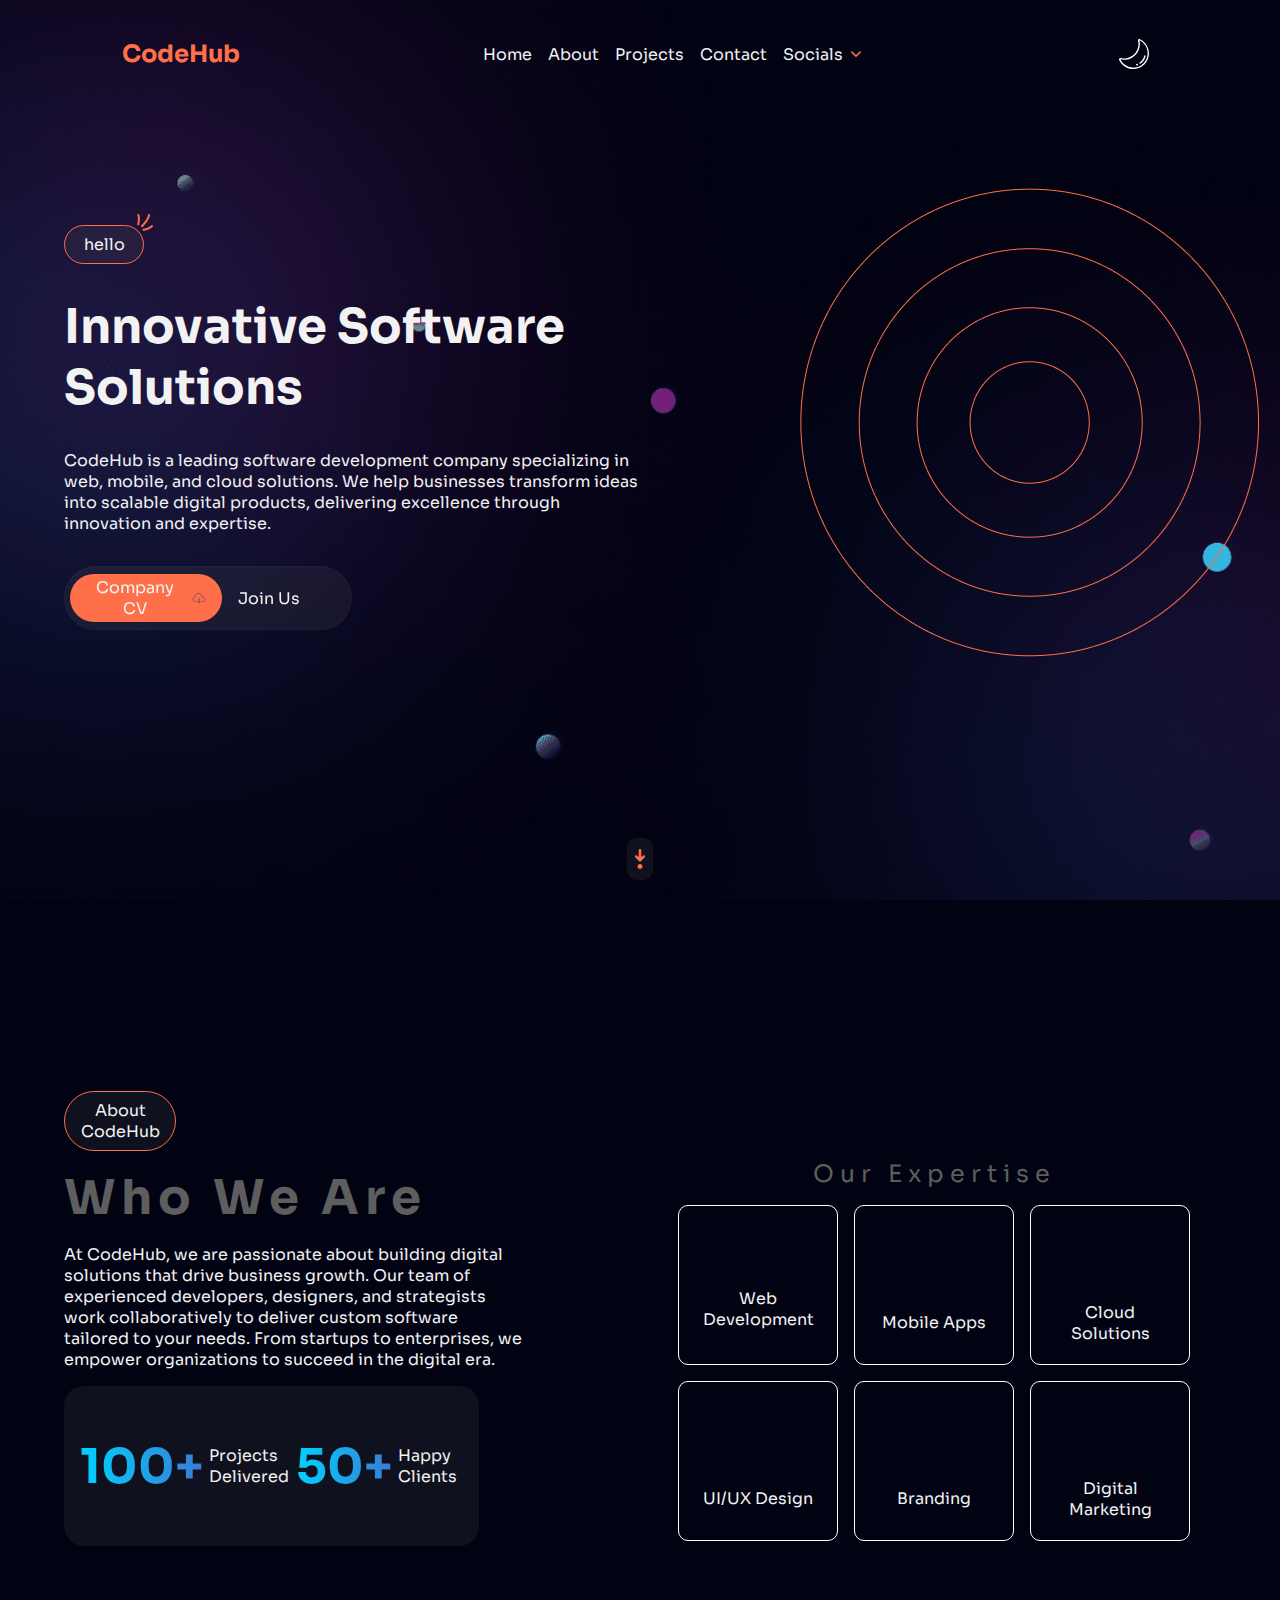
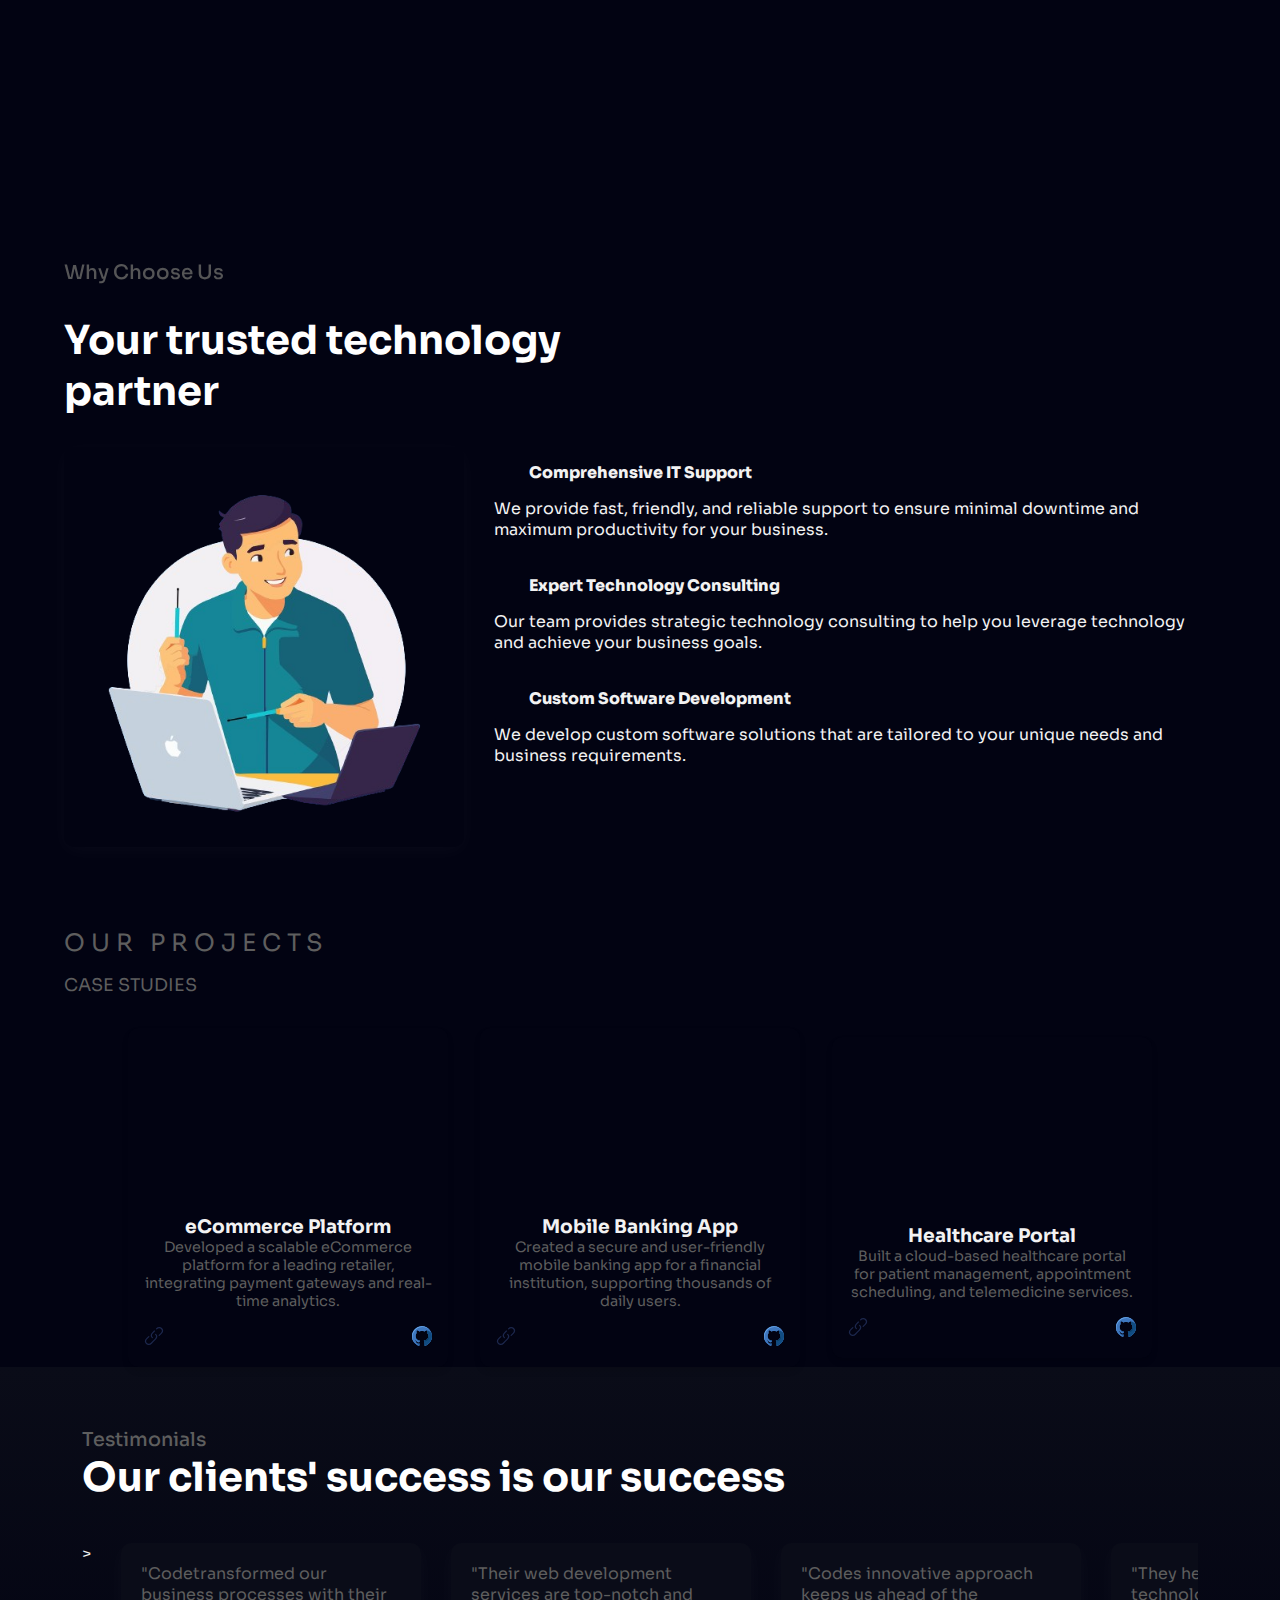
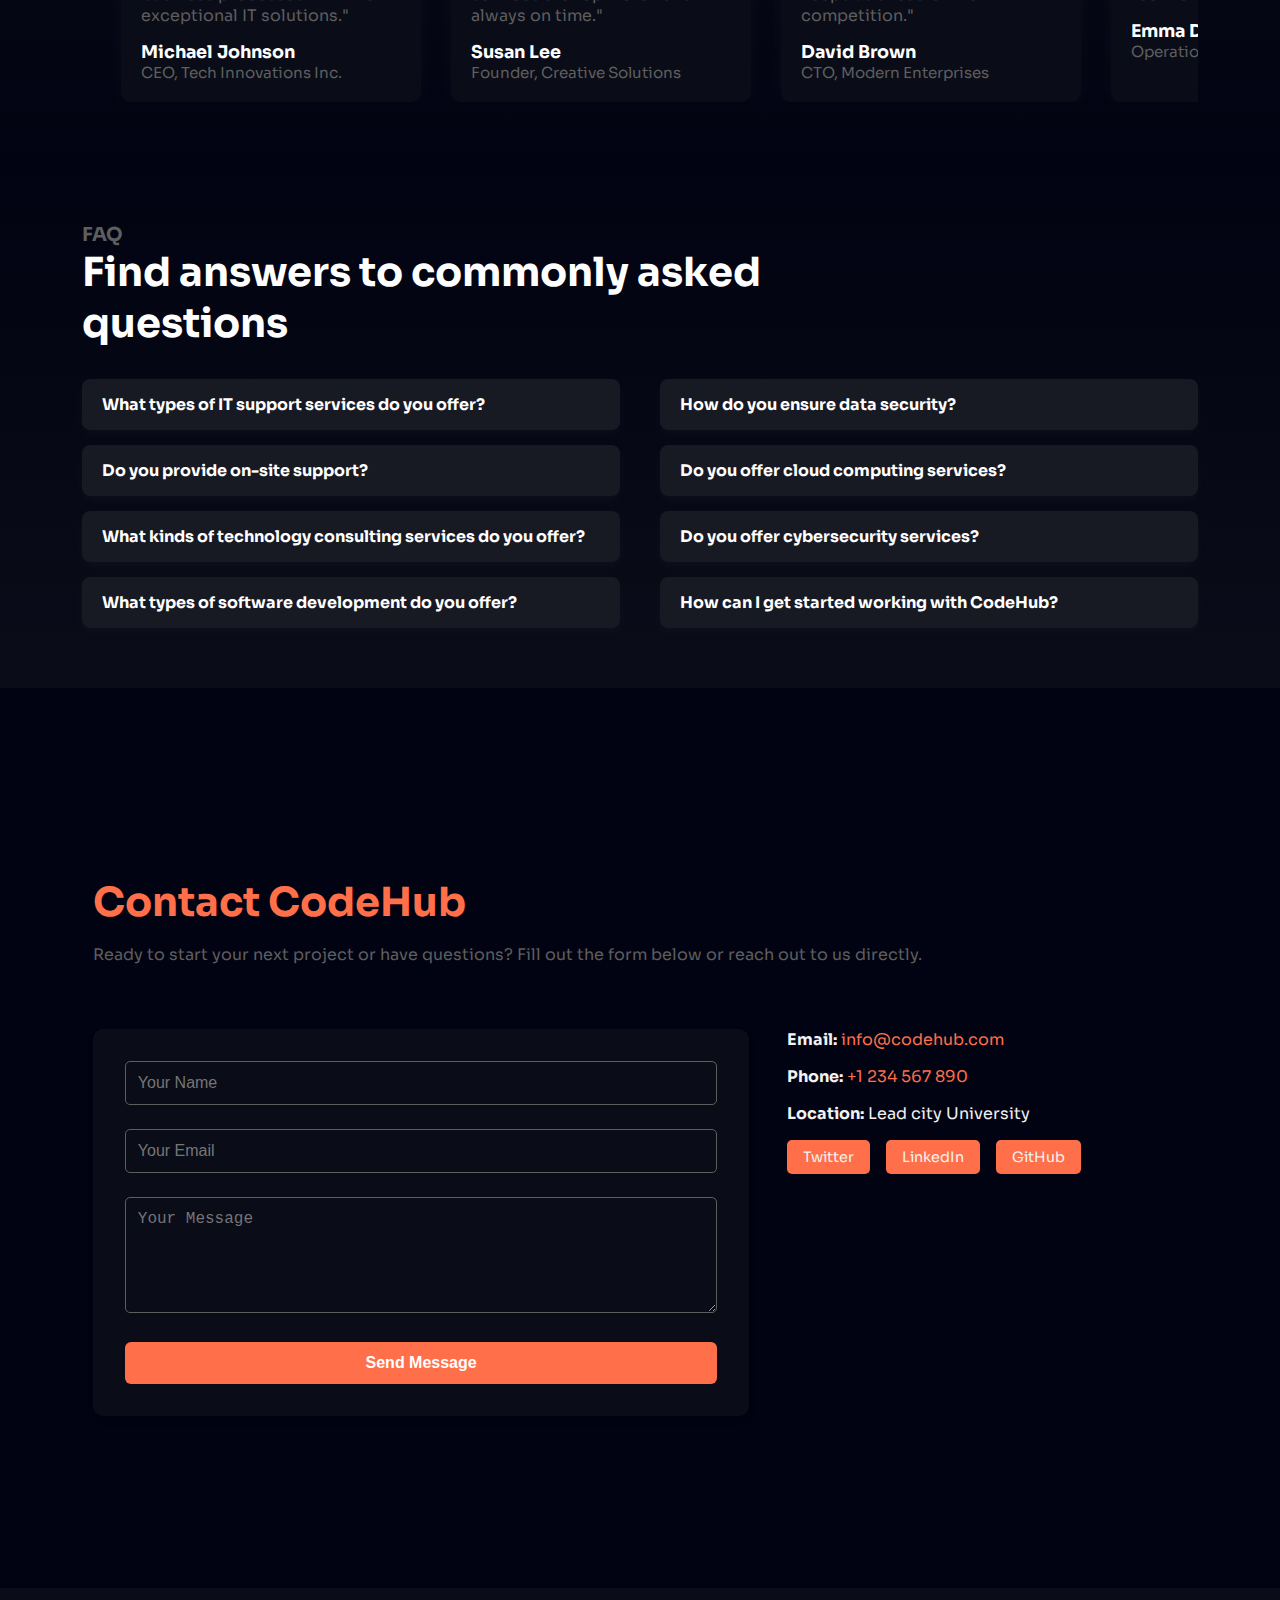
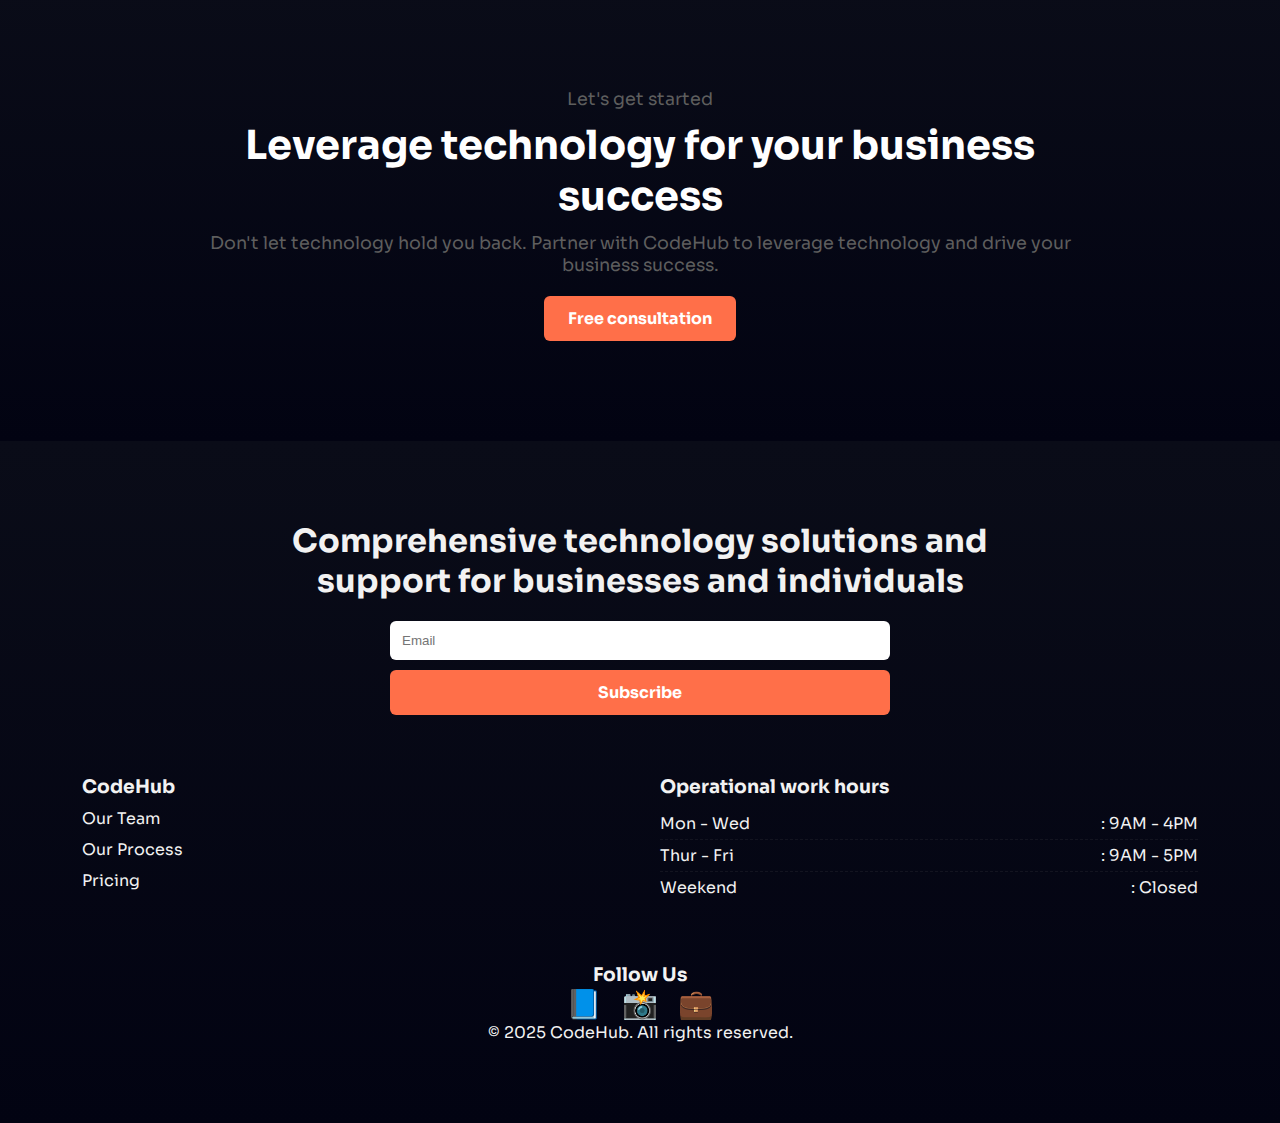
<file: index.html>
<!DOCTYPE html>
<html lang="en">
  <head>
    <meta charset="UTF-8" />
    <meta name="viewport" content="width=device-width, initial-scale=1.0" />
    <title>CodeHub - Innovative Software Solutions</title>
    <link rel="stylesheet" href="styles/style.css" />
    <link rel="stylesheet" href="styles/mobileStyles.css" />
    <link rel="stylesheet" href="styles/themeToggle.css" />
    <!-- AOS -->
    <link href="https://unpkg.com/aos@2.3.1/dist/aos.css" rel="stylesheet" />
  </head>
  <body>
    <!-- HERO SECTION -->
    <div class="hero parallax">
      <!-- NAVBAR -->
      <header class="navbar">
        <div class="logo">
          <p class="logoText"><a href="#">CodeHub</a></p>
        </div>
        <ul class="navlist">
          <li><a href="#">Home</a></li>
          <li><a href="./about.html">About</a></li>
          <li><a href="./projects.html">Projects</a></li>
          <li><a href="./contact.html">Contact</a></li>
          <li class="dropdown">
            <a style="display: flex; gap: 3px" href="#"
              >Socials
              <img
                width="20px"
                src="assets/icons/dropdown.svg"
                alt="dropdown icon"
              />
            </a>
            <ul class="dropdown-content">
              <li class="social-links">
                <a class="soc-link" target="_blank" href="#"
                  ><img
                    class="social-links-icon"
                    src="assets/icons/github.svg"
                    alt="github icon"
                  />
                  <span>Github</span>
                </a>
              </li>
              <li class="social-links">
                <a class="soc-link" target="_blank" href="#"
                  ><img
                    class="social-links-icon"
                    src="assets/icons/instagram.svg"
                    alt="Instagram icon"
                  />
                  <span>Instagram</span>
                </a>
              </li>
              <li class="social-links">
                <a class="soc-link" target="_blank" href="#"
                  ><img
                    class="social-links-icon"
                    src="assets/icons/linkedin.svg"
                    alt="linkedin icon"
                  />
                  <span>Linkedin</span>
                </a>
              </li>
            </ul>
          </li>
        </ul>
        <button id="theme-toggle" data-tooltip="Toggle Theme">
          <img id="theme-icon" src="/assets/icons/moon.svg" alt="Theme Icon" />
        </button>
        <div class="hambugger">
          <img src="assets/icons/menu.svg" width="20px" alt="menu" />
        </div>
        <div class="hamburger-menu">
          <img
            src="assets/icons/close.svg"
            width="30px"
            class="close-menu"
            alt="close icon"
          />
          <ul>
            <li><a href="./index.html">Home</a></li>
            <li><a href="./about.html">About</a></li>
            <li><a href="./projects.html">Projects</a></li>
            <li><a href="./contact.html">Contact</a></li>
            <li style="display: flex; gap: 10px">
              <a href="#"
                ><img src="assets/icons/github.svg" alt="github" width="30px"
              /></a>
              <a href="#"
                ><img
                  src="assets/icons/instagram.svg"
                  alt="github"
                  width="30px"
              /></a>
              <a href="#"
                ><img src="assets/icons/linkedin.svg" alt="github" width="30px"
              /></a>
            </li>
          </ul>
        </div>
      </header>
      <div class="hero-container container">
        <div class="hero-left">
          <div class="hello">
            <p>hello</p>
            <img
              data-aos="fade-down"
              data-aos-duration="1000"
              width="16px"
              class="hello-icon"
              src="assets/images/icon.png"
              alt=""
            />
          </div>
          <div class="hero-title">
            <h1>Innovative Software Solutions</h1>
          </div>
          <div class="hero-desc">
            CodeHub is a leading software development company specializing in
            web, mobile, and cloud solutions. We help businesses transform ideas
            into scalable digital products, delivering excellence through
            innovation and expertise.
          </div>
          <div class="hire" data-aos="fade-right" data-aos-duration="1000">
            <div class="hire-item hire-overlay">
              <a class="download-btn" href="#">
                <p>Company CV</p>
                <img
                  width="16px"
                  src="assets/icons/download.svg"
                  alt="download"
                />
              </a>
            </div>
            <div class="hire-item">
              <p>Join Us</p>
            </div>
          </div>
        </div>
        <div class="hero-right">
          <img src="assets/images/spring.png" alt="" />
        </div>
      </div>
      <div class="scroll-down">
        <img src="assets/icons/scrolldown.svg" width="20px" alt="" />
      </div>
    </div>

    <!-- ABOUT SECTION -->
    <div class="about" id="about">
      <div class="about-container">
        <div class="about-left">
          <div class="hello">
            <p>About CodeHub</p>
          </div>
          <div class="about-title">
            <h1>Who We Are</h1>
          </div>
          <div class="about-desc">
            <p>
              At CodeHub, we are passionate about building digital solutions
              that drive business growth. Our team of experienced developers,
              designers, and strategists work collaboratively to deliver custom
              software tailored to your needs. From startups to enterprises, we
              empower organizations to succeed in the digital era.
            </p>
          </div>
          <div class="counter-up">
            <div class="count-cont">
              <div class="count-left">
                <p class="count" data-target="100">100+</p>
              </div>
              <p>Projects Delivered</p>
            </div>
            <div class="count-cont">
              <div class="count-left">
                <p class="count" data-target="50">50+</p>
              </div>
              <p>Happy Clients</p>
            </div>
          </div>
          <div
            class="contact-button"
            data-aos="fade-right"
            data-aos-duration="1000"
          >
            <a href="#contact">Contact Us</a>
          </div>
        </div>
        <div class="about-right">
          <p class="abt-right-title">Our Expertise</p>
          <div class="what-i-do">
            <div class="do">
              <div class="do-overlay"></div>
              <img
                data-aos="fade-right"
                data-aos-duration="500"
                width="70px"
                src="assets/images/computer.png"
                alt=""
              />
              <p>Web Development</p>
            </div>
            <div class="do">
              <div class="do-overlay"></div>
              <img
                data-aos="fade-down"
                data-aos-duration="500"
                width="70px"
                src="assets/images/app-development.png"
                alt=""
              />
              <p>Mobile Apps</p>
            </div>
            <div class="do">
              <div class="do-overlay"></div>
              <img
                data-aos="fade-left"
                data-aos-duration="500"
                width="70px"
                src="assets/images/app.png"
                alt=""
              />
              <p>Cloud Solutions</p>
            </div>
            <div class="do">
              <div class="do-overlay"></div>
              <img
                data-aos="fade-right"
                data-aos-duration="500"
                width="70px"
                src="assets/images/figma.png"
                alt=""
              />
              <p>UI/UX Design</p>
            </div>
            <div class="do">
              <div class="do-overlay"></div>
              <img
                data-aos="fade-up"
                data-aos-duration="500"
                width="70px"
                src="assets/images/graphic-designer.png"
                alt=""
              />
              <p>Branding</p>
            </div>
            <div class="do">
              <div class="do-overlay"></div>
              <img
                data-aos="fade-left"
                data-aos-duration="500"
                width="70px"
                src="assets/images/montage.png"
                alt=""
              />
              <p>Digital Marketing</p>
            </div>
          </div>
        </div>
      </div>
    </div>

    <!-- Why US -->
    <section class="why-section">
      <h3>Why Choose Us</h3>
      <h1>Your trusted technology partner</h1>

      <div class="why-content">
        <div class="why-img">
          <img src="./assets/images/why.png" alt="Why Choose Us" />
        </div>

        <div class="why-text">
          <div>
            <div class="feature">
              <i class="fas fa-headset"></i>
              <p><strong>Comprehensive IT Support</strong></p>
            </div>
            <p class="feature-text">
              We provide fast, friendly, and reliable support to ensure minimal
              downtime and maximum productivity for your business.
            </p>
          </div>

          <div>
            <div class="feature">
              <i class="fas fa-user-cog"></i>
              <p><strong>Expert Technology Consulting</strong></p>
            </div>
            <p class="feature-text">
              Our team provides strategic technology consulting to help you
              leverage technology and achieve your business goals.
            </p>
          </div>

          <div>
            <div class="feature">
              <i class="fas fa-code"></i>
              <p><strong>Custom Software Development</strong></p>
            </div>
            <p class="feature-text">
              We develop custom software solutions that are tailored to your
              unique needs and business requirements.
            </p>
          </div>
        </div>
      </div>
    </section>

    <!-- PROJECTS SECTION -->
    <div class="project" id="projects">
      <div class="project-container">
        <div class="project-top">
          <div class="proj-top-left">
            <p class="proj-title">OUR PROJECTS</p>
            <p class="proj-title2">CASE STUDIES</p>
          </div>
        </div>
        <div class="project-bottom">
          <div class="project-cards">
            <div class="proj-card">
              <div class="proj-card-img">
                <img
                  data-aos="fade-right"
                  data-aos-duration="500"
                  src="assets/images/computer.png"
                  alt=""
                />
              </div>
              <div class="proj-card-info">
                <h3>eCommerce Platform</h3>
                <p>
                  Developed a scalable eCommerce platform for a leading
                  retailer, integrating payment gateways and real-time
                  analytics.
                </p>
                <div class="proj-card-links">
                  <a href="#"
                    ><img src="assets/icons/link.svg" alt="" width="20px"
                  /></a>
                  <a href="#"
                    ><img src="assets/icons/github.svg" alt="" width="20px"
                  /></a>
                </div>
              </div>
            </div>
            <div class="proj-card">
              <div class="proj-card-img">
                <img
                  data-aos="fade-right"
                  data-aos-duration="500"
                  src="assets/images/app-development.png"
                  alt=""
                />
              </div>
              <div class="proj-card-info">
                <h3>Mobile Banking App</h3>
                <p>
                  Created a secure and user-friendly mobile banking app for a
                  financial institution, supporting thousands of daily users.
                </p>
                <div class="proj-card-links">
                  <a href="#"
                    ><img src="assets/icons/link.svg" alt="" width="20px"
                  /></a>
                  <a href="#"
                    ><img src="assets/icons/github.svg" alt="" width="20px"
                  /></a>
                </div>
              </div>
            </div>
            <div class="proj-card">
              <div class="proj-card-img">
                <img
                  data-aos="fade-left"
                  data-aos-duration="500"
                  src="assets/images/figma.png"
                  alt=""
                />
              </div>
              <div class="proj-card-info">
                <h3>Healthcare Portal</h3>
                <p>
                  Built a cloud-based healthcare portal for patient management,
                  appointment scheduling, and telemedicine services.
                </p>
                <div class="proj-card-links">
                  <a href="#"
                    ><img src="assets/icons/link.svg" alt="" width="20px"
                  /></a>
                  <a href="#"
                    ><img src="assets/icons/github.svg" alt="" width="20px"
                  /></a>
                </div>
              </div>
            </div>
          </div>
        </div>
      </div>
    </div>

    <!-- Testimony -->
    <section class="testimony-section">
      <div class="testimony-container">
        <div class="testimony-top">
          <div>
            <h3>Testimonials</h3>
            <h1>Our clients' success is our success</h1>
          </div>
        </div>

        <div class="scroller">
          <div class="scroll-track">
            >
            <div class="testimony-card">
              <p class="testimony-quote">
                "Codetransformed our business processes with their exceptional
                IT solutions."
              </p>
              <p class="testimony-name">Michael Johnson</p>
              <p class="testimony-title">CEO, Tech Innovations Inc.</p>
            </div>
            <div class="testimony-card">
              <p class="testimony-quote">
                "Their web development services are top-notch and always on
                time."
              </p>
              <p class="testimony-name">Susan Lee</p>
              <p class="testimony-title">Founder, Creative Solutions</p>
            </div>
            <div class="testimony-card">
              <p class="testimony-quote">
                "Codes innovative approach keeps us ahead of the competition."
              </p>
              <p class="testimony-name">David Brown</p>
              <p class="testimony-title">CTO, Modern Enterprises</p>
            </div>
            <div class="testimony-card">
              <p class="testimony-quote">
                "They helped us integrate new technologies seamlessly."
              </p>
              <p class="testimony-name">Emma Davis</p>
              <p class="testimony-title">Operations Manager, Global Tech</p>
            </div>
            <div class="testimony-card">
              <p class="testimony-quote">
                "The support and service from Codeis unparalleled."
              </p>
              <p class="testimony-name">James Wilson</p>
              <p class="testimony-title">Director, Future Tech Ltd.</p>
            </div>

            <div class="testimony-card">
              <p class="testimony-quote">
                "Codetransformed our business processes with their exceptional
                IT solutions."
              </p>
              <p class="testimony-name">Michael Johnson</p>
              <p class="testimony-title">CEO, Tech Innovations Inc.</p>
            </div>
            <div class="testimony-card">
              <p class="testimony-quote">
                "Their web development services are top-notch and always on
                time."
              </p>
              <p class="testimony-name">Susan Lee</p>
              <p class="testimony-title">Founder, Creative Solutions</p>
            </div>
          </div>
        </div>
      </div>
    </section>

    <!-- Faq -->

    <section class="faq-section">
      <div class="faq-container">
        <div class="faq-header">
          <h3>FAQ</h3>
          <h1>Find answers to commonly asked questions</h1>
        </div>

        <div class="accordion-wrapper">
          <!-- Left Column -->
          <div class="accordion">
            <details>
              <summary>What types of IT support services do you offer?</summary>
              <p>
                We offer a wide range of IT support services, including hardware
                and software troubleshooting, network setup and configuration,
                data backup and recovery, and much more.
              </p>
            </details>
            <details>
              <summary>Do you provide on-site support?</summary>
              <p>
                Yes, we provide both remote and on-site support, depending on
                your needs and preferences. We’ll work with you to ensure the
                most effective and efficient support possible.
              </p>
            </details>
            <details>
              <summary>
                What kinds of technology consulting services do you offer?
              </summary>
              <p>
                Our technology consulting services include IT strategy
                development, infrastructure planning and design, software
                selection and implementation, and much more.
              </p>
            </details>
            <details>
              <summary>
                What types of software development do you offer?
              </summary>
              <p>
                We offer a wide range of software development services, from
                custom application development to website design and
                development.
              </p>
            </details>
          </div>

          <!-- Right Column -->
          <div class="accordion">
            <details>
              <summary>How do you ensure data security?</summary>
              <p>
                We take data security very seriously and implement a variety of
                measures to protect your data including backups, encryption, and
                access controls.
              </p>
            </details>
            <details>
              <summary>Do you offer cloud computing services?</summary>
              <p>
                Yes, we offer cloud computing services including cloud
                migration, storage, and cloud-based software solutions.
              </p>
            </details>
            <details>
              <summary>Do you offer cybersecurity services?</summary>
              <p>
                Yes, we provide cybersecurity services such as penetration
                testing, vulnerability assessments, and security audits.
              </p>
            </details>
            <details>
              <summary>How can I get started working with CodeHub?</summary>
              <p>
                Schedule a consultation. We’ll discuss your IT needs and craft a
                customized solution for your goals.
              </p>
            </details>
          </div>
        </div>
      </div>
    </section>

    <!-- CONTACT SECTION -->
    <section class="contact" id="contact">
      <div class="contact-container">
        <div class="contact-header">
          <h2>Contact CodeHub</h2>
          <p>
            Ready to start your next project or have questions? Fill out the
            form below or reach out to us directly.
          </p>
        </div>
        <div class="contact-content">
          <!-- Contact Form -->
          <form class="contact-form" id="contactForm">
            <div class="form-group">
              <input type="text" name="name" placeholder="Your Name" required />
            </div>
            <div class="form-group">
              <input
                type="email"
                name="email"
                placeholder="Your Email"
                required
              />
            </div>
            <div class="form-group">
              <textarea
                name="message"
                placeholder="Your Message"
                rows="5"
                required
              ></textarea>
            </div>
            <button type="submit" class="btn submit-btn">Send Message</button>
          </form>

          <!-- Contact Details -->
          <div class="contact-details">
            <p>
              <strong>Email:</strong>
              <a href="mailto:info@codehub.com">info@codehub.com</a>
            </p>
            <p>
              <strong>Phone:</strong>
              <a href="tel:+1234567890">+1 234 567 890</a>
            </p>
            <p><strong>Location:</strong> Lead city University</p>
            <div class="cont-links">
              <a class="cont-link" href="#" target="_blank">Twitter</a>
              <a class="cont-link" href="#" target="_blank">LinkedIn</a>
              <a class="cont-link" href="#" target="_blank">GitHub</a>
            </div>
          </div>
        </div>
      </div>
    </section>
    <!-- Footer -->
    <section class="get-started">
      <div class="get-started-container">
        <p class="subtitle">Let's get started</p>
        <h2 class="heading">Leverage technology for your business success</h2>
        <p class="description">
          Don't let technology hold you back. Partner with CodeHub to leverage
          technology and drive your business success.
        </p>
        <div>
          <a href="#" class="btn">Free consultation</a>
        </div>
      </div>
    </section>
    <footer class="footer">
      <div class="footer-container">
        <!-- Subscribe Section -->
        <section class="footer-subscribe">
          <h2 class="subscribe-heading">
            Comprehensive technology solutions and support for businesses and
            individuals
          </h2>
          <div class="subscribe-form">
            <input type="email" placeholder="Email" />
            <a href="#" class="btn">Subscribe</a>
          </div>
        </section>

        <!-- Links and Hours -->
        <section class="footer-bottom">
          <div class="footer-column">
            <h3>CodeHub</h3>
            <ul>
              <li><a href="#">Our Team</a></li>
              <li><a href="#">Our Process</a></li>
              <li><a href="#">Pricing</a></li>
            </ul>
          </div>

          <div class="footer-column">
            <h3>Operational work hours</h3>
            <div class="work-hours">
              <div><span>Mon - Wed</span><span>: 9AM - 4PM</span></div>
              <div class="bordered">
                <span>Thur - Fri</span><span>: 9AM - 5PM</span>
              </div>
              <div><span>Weekend</span><span>: Closed</span></div>
            </div>
          </div>
        </section>

        <!-- Social Icons -->
        <section class="footer-social">
          <h3>Follow Us</h3>
          <div class="social-icons">
            <a href="#" aria-label="Facebook">📘</a>
            <a href="#" aria-label="Instagram">📸</a>
            <a href="#" aria-label="LinkedIn">💼</a>
          </div>
        </section>
      </div>
      <p style="text-align: center">
        &copy; 2025 CodeHub. All rights reserved.
      </p>
    </footer>

    <!-- JAVASCRIPT  -->
    <script src="javascript/script.js"></script>
    <script src="javascript/themeToggle.js"></script>
    <!-- ANIMATE ON SCROLL  -->
    <script src="https://unpkg.com/aos@2.3.1/dist/aos.js"></script>
    <script>
      AOS.init();

      document
        .getElementById("contactForm")
        .addEventListener("submit", function (e) {
          e.preventDefault();
          alert(
            "Thank you for contacting CodeHub! Your message has been received."
          );
          this.reset();
        });
    </script>
  </body>
</html>
</file>
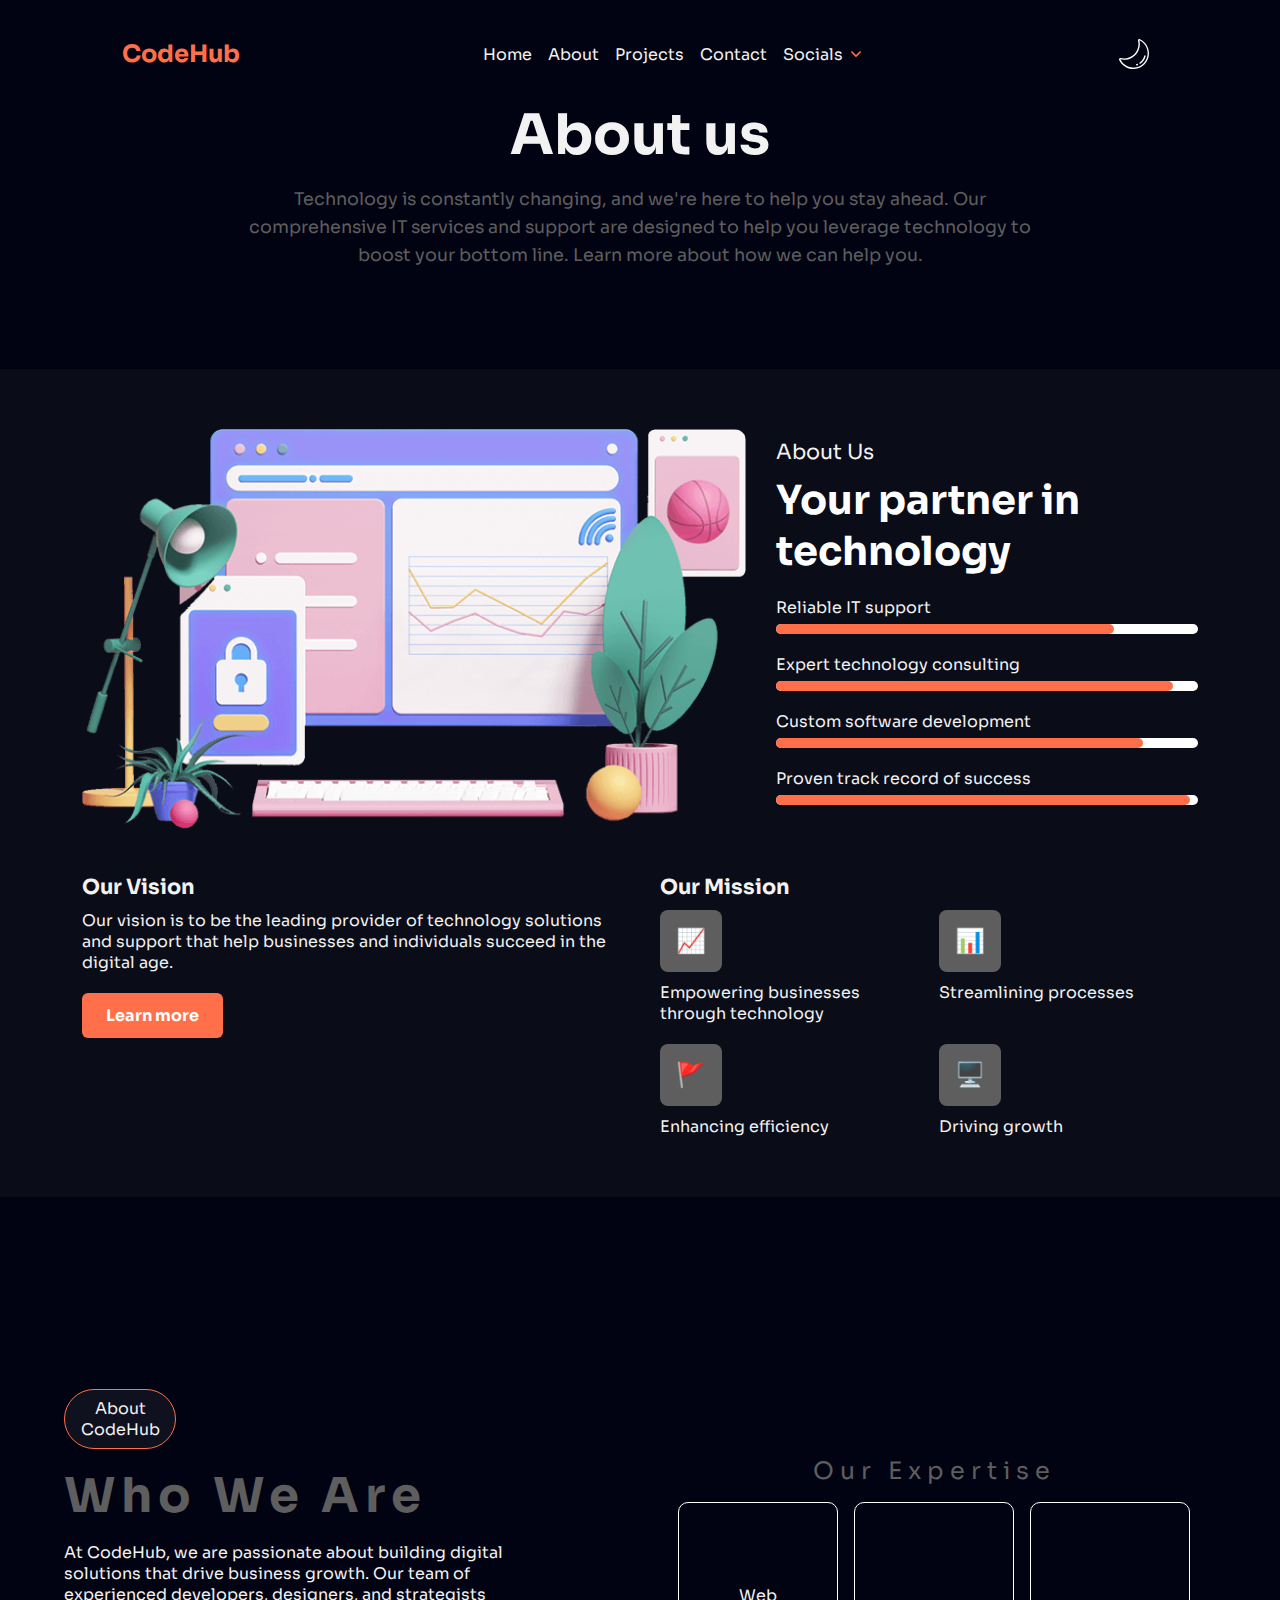
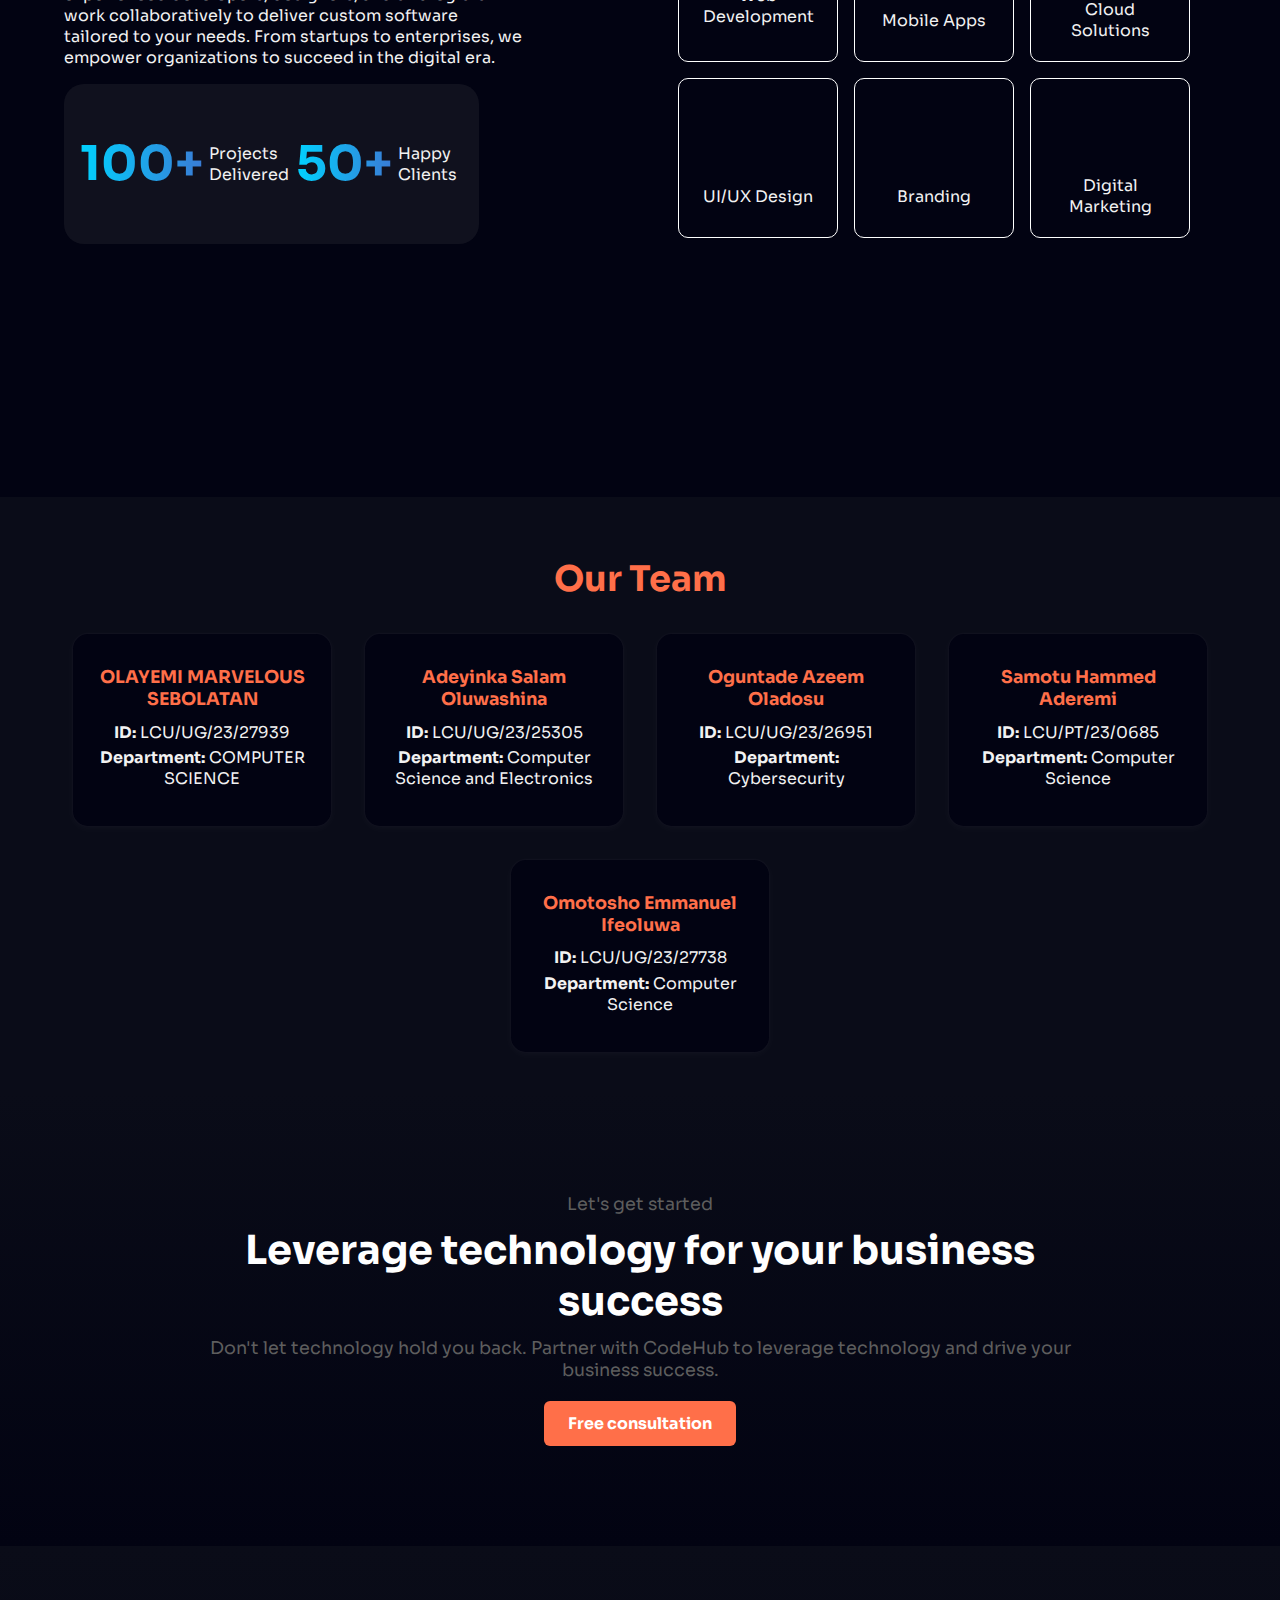
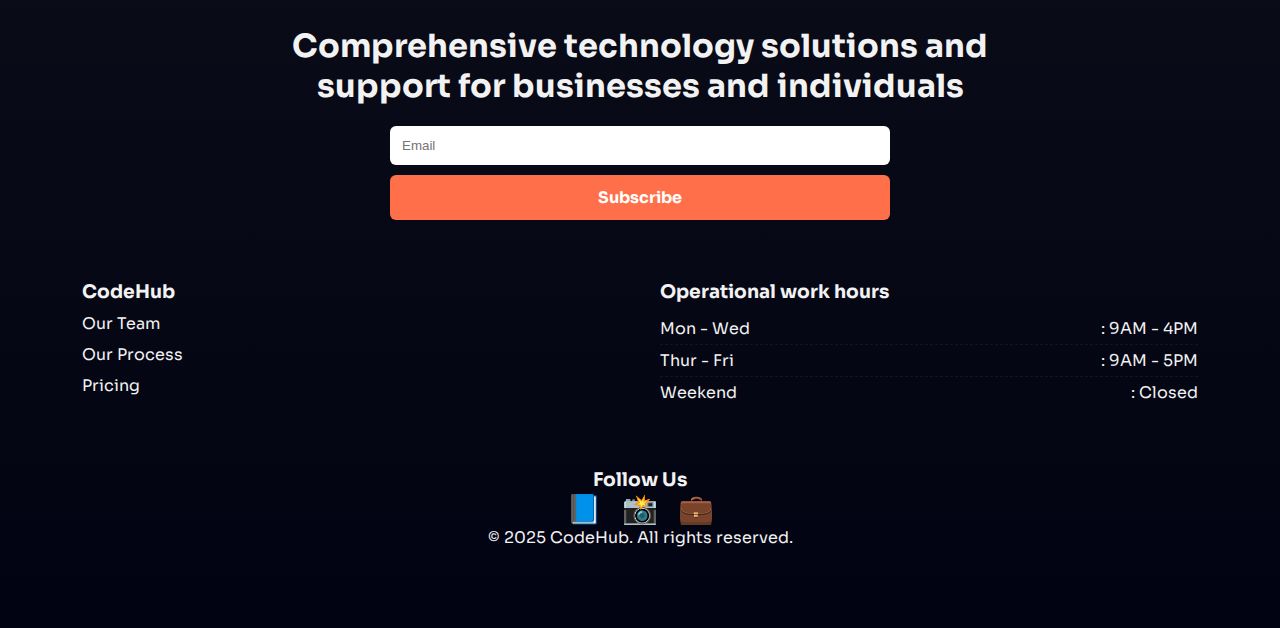
<file: about.html>
<!DOCTYPE html>
<html lang="en">
  <head>
    <meta charset="UTF-8" />
    <meta name="viewport" content="width=device-width, initial-scale=1.0" />
    <title>About</title>
    <link rel="stylesheet" href="styles/about.css" />
    <link rel="stylesheet" href="styles/mobileStyles.css" />
    <link rel="stylesheet" href="styles/themeToggle.css" />
    <!-- AOS -->
    <link href="https://unpkg.com/aos@2.3.1/dist/aos.css" rel="stylesheet" />
  </head>
  <body>
    <!-- NAVBAR -->
    <header class="navbar">
      <div class="logo">
        <p class="logoText"><a href="./index.html">CodeHub</a></p>
      </div>
      <ul class="navlist">
        <li><a href="./index.html">Home</a></li>
        <li><a href="./about.html">About</a></li>
        <li><a href="./projects.html">Projects</a></li>
        <li><a href="./contact.html">Contact</a></li>
        <li class="dropdown">
          <a style="display: flex; gap: 3px" href="#"
            >Socials
            <img
              width="20px"
              src="assets/icons/dropdown.svg"
              alt="dropdown icon"
            />
          </a>
          <ul class="dropdown-content">
            <li class="social-links">
              <a class="soc-link" target="_blank" href="#"
                ><img
                  class="social-links-icon"
                  src="assets/icons/github.svg"
                  alt="github icon"
                />
                <span>Github</span>
              </a>
            </li>
            <li class="social-links">
              <a class="soc-link" target="_blank" href="#"
                ><img
                  class="social-links-icon"
                  src="assets/icons/instagram.svg"
                  alt="Instagram icon"
                />
                <span>Instagram</span>
              </a>
            </li>
            <li class="social-links">
              <a class="soc-link" target="_blank" href="#"
                ><img
                  class="social-links-icon"
                  src="assets/icons/linkedin.svg"
                  alt="linkedin icon"
                />
                <span>Linkedin</span>
              </a>
            </li>
          </ul>
        </li>
      </ul>
      <button id="theme-toggle" data-tooltip="Toggle Theme">
        <img id="theme-icon" src="/assets/icons/moon.svg" alt="Theme Icon" />
      </button>
      <div class="hambugger">
        <img src="assets/icons/menu.svg" width="20px" alt="menu" />
      </div>
      <div class="hamburger-menu">
        <img
          src="assets/icons/close.svg"
          width="30px"
          class="close-menu"
          alt="close icon"
        />
        <ul>
          <li><a href="./index.html">Home</a></li>
          <li><a href="./about.html">About</a></li>
          <li><a href="./projects.html">Projects</a></li>
          <li><a href="./contact.html">Contact</a></li>
          <li style="display: flex; gap: 10px">
            <a href="#"
              ><img src="assets/icons/github.svg" alt="github" width="30px"
            /></a>
            <a href="#"
              ><img src="assets/icons/instagram.svg" alt="github" width="30px"
            /></a>
            <a href="#"
              ><img src="assets/icons/linkedin.svg" alt="github" width="30px"
            /></a>
          </li>
        </ul>
      </div>
    </header>
    <!-- Top -->
    <section class="top-banner">
      <div class="top-banner-container">
        <h1 class="top-banner-heading">About us</h1>
        <p class="top-banner-content">
          Technology is constantly changing, and we're here to help you stay
          ahead. Our comprehensive IT services and support are designed to help
          you leverage technology to boost your bottom line. Learn more about
          how we can help you.
        </p>
      </div>
    </section>

    <!-- About section -->
    <section class="about-section">
      <div class="about-content">
        <!-- Left Image -->
        <div class="about-image">
          <img src="./assets/images/computer.png" alt="About Us" />
        </div>

        <!-- Right Text and Progress Bars -->
        <div class="about-text">
          <p class="about-label">About Us</p>
          <h2 class="about-heading">Your partner in technology</h2>

          <div class="progress-group">
            <p class="progress-label">Reliable IT support</p>
            <div class="progress-bar"><div style="width: 80%"></div></div>
          </div>
          <div class="progress-group">
            <p class="progress-label">Expert technology consulting</p>
            <div class="progress-bar"><div style="width: 94%"></div></div>
          </div>
          <div class="progress-group">
            <p class="progress-label">Custom software development</p>
            <div class="progress-bar"><div style="width: 87%"></div></div>
          </div>
          <div class="progress-group">
            <p class="progress-label">Proven track record of success</p>
            <div class="progress-bar"><div style="width: 98%"></div></div>
          </div>
        </div>
      </div>

      <!-- Vision + Mission -->
      <div class="vision-mission">
        <!-- Vision -->
        <div class="vision">
          <h3>Our Vision</h3>
          <p>
            Our vision is to be the leading provider of technology solutions and
            support that help businesses and individuals succeed in the digital
            age.
          </p>
          <a href="#" class="btn">Learn more</a>
        </div>

        <!-- Mission -->
        <div class="mission">
          <h3>Our Mission</h3>
          <div class="mission-grid">
            <div class="mission-item">
              <div class="icon-box">📈</div>
              <p>Empowering businesses through technology</p>
            </div>
            <div class="mission-item">
              <div class="icon-box">📊</div>
              <p>Streamlining processes</p>
            </div>
            <div class="mission-item">
              <div class="icon-box">🚩</div>
              <p>Enhancing efficiency</p>
            </div>
            <div class="mission-item">
              <div class="icon-box">🖥️</div>
              <p>Driving growth</p>
            </div>
          </div>
        </div>
      </div>
    </section>

    <!-- ABOUT SECTION -->
    <div class="about" id="about">
      <div class="about-container">
        <div class="about-left">
          <div class="hello">
            <p>About CodeHub</p>
          </div>
          <div class="about-title">
            <h1>Who We Are</h1>
          </div>
          <div class="about-desc">
            <p>
              At CodeHub, we are passionate about building digital solutions
              that drive business growth. Our team of experienced developers,
              designers, and strategists work collaboratively to deliver custom
              software tailored to your needs. From startups to enterprises, we
              empower organizations to succeed in the digital era.
            </p>
          </div>
          <div class="counter-up">
            <div class="count-cont">
              <div class="count-left">
                <p class="count" data-target="100">100+</p>
              </div>
              <p>Projects Delivered</p>
            </div>
            <div class="count-cont">
              <div class="count-left">
                <p class="count" data-target="50">50+</p>
              </div>
              <p>Happy Clients</p>
            </div>
          </div>
          <div
            class="contact-button"
            data-aos="fade-right"
            data-aos-duration="1000"
          >
            <a href="#contact">Contact Us</a>
          </div>
        </div>
        <div class="about-right">
          <p class="abt-right-title">Our Expertise</p>
          <div class="what-i-do">
            <div class="do">
              <div class="do-overlay"></div>
              <img
                data-aos="fade-right"
                data-aos-duration="500"
                width="70px"
                src="assets/images/computer.png"
                alt=""
              />
              <p>Web Development</p>
            </div>
            <div class="do">
              <div class="do-overlay"></div>
              <img
                data-aos="fade-down"
                data-aos-duration="500"
                width="70px"
                src="assets/images/app-development.png"
                alt=""
              />
              <p>Mobile Apps</p>
            </div>
            <div class="do">
              <div class="do-overlay"></div>
              <img
                data-aos="fade-left"
                data-aos-duration="500"
                width="70px"
                src="assets/images/app.png"
                alt=""
              />
              <p>Cloud Solutions</p>
            </div>
            <div class="do">
              <div class="do-overlay"></div>
              <img
                data-aos="fade-right"
                data-aos-duration="500"
                width="70px"
                src="assets/images/figma.png"
                alt=""
              />
              <p>UI/UX Design</p>
            </div>
            <div class="do">
              <div class="do-overlay"></div>
              <img
                data-aos="fade-up"
                data-aos-duration="500"
                width="70px"
                src="assets/images/graphic-designer.png"
                alt=""
              />
              <p>Branding</p>
            </div>
            <div class="do">
              <div class="do-overlay"></div>
              <img
                data-aos="fade-left"
                data-aos-duration="500"
                width="70px"
                src="assets/images/montage.png"
                alt=""
              />
              <p>Digital Marketing</p>
            </div>
          </div>
        </div>
      </div>
    </div>

    <!-- TEAM CARDS SECTION -->
    <section class="team-cards-section">
      <h2 class="team-cards-title">Our Team</h2>
      <div class="team-cards">
        <div class="team-card">
          <h3>OLAYEMI MARVELOUS SEBOLATAN</h3>
          <p><strong>ID:</strong> LCU/UG/23/27939</p>
          <p><strong>Department:</strong> COMPUTER SCIENCE</p>
        </div>
        <div class="team-card">
          <h3>Adeyinka Salam Oluwashina</h3>
          <p><strong>ID:</strong> LCU/UG/23/25305</p>
          <p><strong>Department:</strong> Computer Science and Electronics</p>
        </div>
        <div class="team-card">
          <h3>Oguntade Azeem Oladosu</h3>
          <p><strong>ID:</strong> LCU/UG/23/26951</p>
          <p><strong>Department:</strong> Cybersecurity</p>
        </div>
        <div class="team-card">
          <h3>Samotu Hammed Aderemi</h3>
          <p><strong>ID:</strong> LCU/PT/23/0685</p>
          <p><strong>Department:</strong> Computer Science</p>
        </div>
        <div class="team-card">
          <h3>Omotosho Emmanuel Ifeoluwa</h3>
          <p><strong>ID:</strong> LCU/UG/23/27738</p>
          <p><strong>Department:</strong> Computer Science</p>
        </div>
      </div>
    </section>

    <!-- Footer -->
    <section class="get-started">
      <div class="get-started-container">
        <p class="subtitle">Let's get started</p>
        <h2 class="heading">Leverage technology for your business success</h2>
        <p class="description">
          Don't let technology hold you back. Partner with CodeHub to leverage
          technology and drive your business success.
        </p>
        <div>
          <a href="#" class="btn">Free consultation</a>
        </div>
      </div>
    </section>
    <footer class="footer">
      <div class="footer-container">
        <!-- Subscribe Section -->
        <section class="footer-subscribe">
          <h2 class="subscribe-heading">
            Comprehensive technology solutions and support for businesses and
            individuals
          </h2>
          <div class="subscribe-form">
            <input type="email" placeholder="Email" />
            <a href="#" class="btn">Subscribe</a>
          </div>
        </section>

        <!-- Links and Hours -->
        <section class="footer-bottom">
          <div class="footer-column">
            <h3>CodeHub</h3>
            <ul>
              <li><a href="#">Our Team</a></li>
              <li><a href="#">Our Process</a></li>
              <li><a href="#">Pricing</a></li>
            </ul>
          </div>

          <div class="footer-column">
            <h3>Operational work hours</h3>
            <div class="work-hours">
              <div><span>Mon - Wed</span><span>: 9AM - 4PM</span></div>
              <div class="bordered">
                <span>Thur - Fri</span><span>: 9AM - 5PM</span>
              </div>
              <div><span>Weekend</span><span>: Closed</span></div>
            </div>
          </div>
        </section>

        <!-- Social Icons -->
        <section class="footer-social">
          <h3>Follow Us</h3>
          <div class="social-icons">
            <a href="#" aria-label="Facebook">📘</a>
            <a href="#" aria-label="Instagram">📸</a>
            <a href="#" aria-label="LinkedIn">💼</a>
          </div>
        </section>
      </div>
      <p style="text-align: center">
        &copy; 2025 CodeHub. All rights reserved.
      </p>
    </footer>
    <!-- JAVASCRIPT  -->
    <script src="javascript/script.js"></script>
    <script src="javascript/themeToggle.js"></script>
    <!-- ANIMATE ON SCROLL  -->
    <script src="https://unpkg.com/aos@2.3.1/dist/aos.js"></script>
    <script>
      AOS.init();
    </script>
  </body>
</html>
</file>
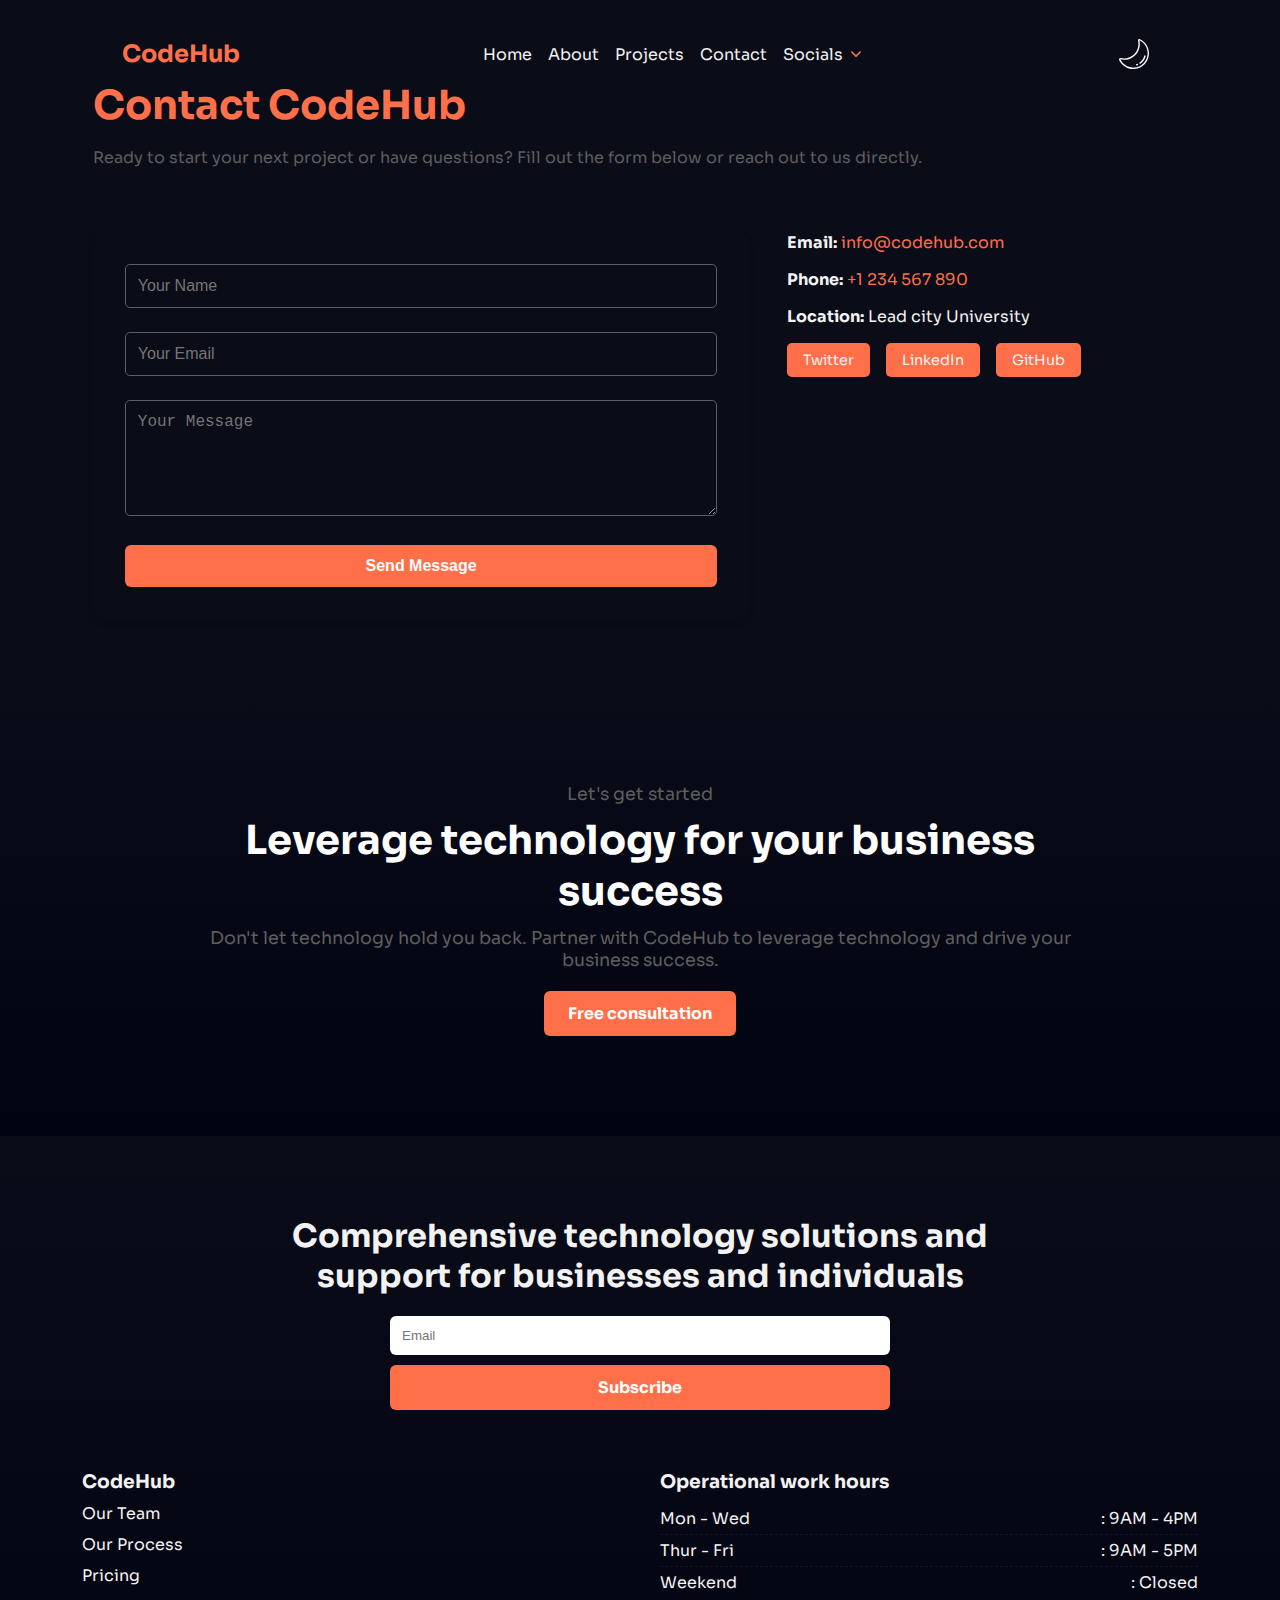
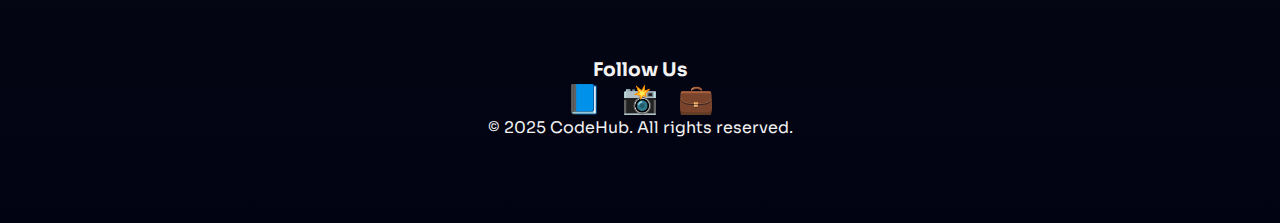
<file: contact.html>
<!DOCTYPE html>
<html lang="en">
  <head>
    <meta charset="UTF-8" />
    <meta name="viewport" content="width=device-width, initial-scale=1.0" />
    <title>Contact</title>
    <link rel="stylesheet" href="styles/contact.css" />
    <link rel="stylesheet" href="styles/mobileStyles.css" />
    <link rel="stylesheet" href="styles/themeToggle.css" />
    <!-- AOS -->
    <link href="https://unpkg.com/aos@2.3.1/dist/aos.css" rel="stylesheet" />
  </head>
  <body>
    <!-- NAVBAR -->
    <header class="navbar">
      <div class="logo">
        <p class="logoText"><a href="./index.html">CodeHub</a></p>
      </div>
      <ul class="navlist">
        <li><a href="./index.html">Home</a></li>
        <li><a href="./about.html">About</a></li>
        <li><a href="./projects.html">Projects</a></li>
        <li><a href="./contact.html">Contact</a></li>
        <li class="dropdown">
          <a style="display: flex; gap: 3px" href="#"
            >Socials
            <img
              width="20px"
              src="assets/icons/dropdown.svg"
              alt="dropdown icon"
            />
          </a>
          <ul class="dropdown-content">
            <li class="social-links">
              <a class="soc-link" target="_blank" href="#"
                ><img
                  class="social-links-icon"
                  src="assets/icons/github.svg"
                  alt="github icon"
                />
                <span>Github</span>
              </a>
            </li>
            <li class="social-links">
              <a class="soc-link" target="_blank" href="#"
                ><img
                  class="social-links-icon"
                  src="assets/icons/instagram.svg"
                  alt="Instagram icon"
                />
                <span>Instagram</span>
              </a>
            </li>
            <li class="social-links">
              <a class="soc-link" target="_blank" href="#"
                ><img
                  class="social-links-icon"
                  src="assets/icons/linkedin.svg"
                  alt="linkedin icon"
                />
                <span>Linkedin</span>
              </a>
            </li>
          </ul>
        </li>
      </ul>
      <button id="theme-toggle" data-tooltip="Toggle Theme">
        <img id="theme-icon" src="/assets/icons/moon.svg" alt="Theme Icon" />
      </button>
      <div class="hambugger">
        <img src="assets/icons/menu.svg" width="20px" alt="menu" />
      </div>
      <div class="hamburger-menu">
        <img
          src="assets/icons/close.svg"
          width="30px"
          class="close-menu"
          alt="close icon"
        />
        <ul>
          <li><a href="./index.html">Home</a></li>
          <li><a href="./about.html">About</a></li>
          <li><a href="./projects.html">Projects</a></li>
          <li><a href="./contact.html">Contact</a></li>
          <li style="display: flex; gap: 10px">
            <a href="#"
              ><img src="assets/icons/github.svg" alt="github" width="30px"
            /></a>
            <a href="#"
              ><img src="assets/icons/instagram.svg" alt="github" width="30px"
            /></a>
            <a href="#"
              ><img src="assets/icons/linkedin.svg" alt="github" width="30px"
            /></a>
          </li>
        </ul>
      </div>
    </header>

    <!-- CONTACT SECTION -->
    <section class="contact" id="contact">
      <div class="contact-container">
        <div class="contact-header">
          <h2>Contact CodeHub</h2>
          <p>
            Ready to start your next project or have questions? Fill out the
            form below or reach out to us directly.
          </p>
        </div>
        <div class="contact-content">
          <!-- Contact Form -->
          <form class="contact-form" id="contactForm">
            <div class="form-group">
              <input type="text" name="name" placeholder="Your Name" required />
            </div>
            <div class="form-group">
              <input
                type="email"
                name="email"
                placeholder="Your Email"
                required
              />
            </div>
            <div class="form-group">
              <textarea
                name="message"
                placeholder="Your Message"
                rows="5"
                required
              ></textarea>
            </div>
            <button type="submit" class="btn submit-btn">Send Message</button>
          </form>

          <!-- Contact Details -->
          <div class="contact-details">
            <p>
              <strong>Email:</strong>
              <a href="mailto:info@codehub.com">info@codehub.com</a>
            </p>
            <p>
              <strong>Phone:</strong>
              <a href="tel:+1234567890">+1 234 567 890</a>
            </p>
            <p><strong>Location:</strong> Lead city University</p>
            <div class="cont-links">
              <a class="cont-link" href="#" target="_blank">Twitter</a>
              <a class="cont-link" href="#" target="_blank">LinkedIn</a>
              <a class="cont-link" href="#" target="_blank">GitHub</a>
            </div>
          </div>
        </div>
      </div>
    </section>

    <!-- Footer -->
    <section class="get-started">
      <div class="get-started-container">
        <p class="subtitle">Let's get started</p>
        <h2 class="heading">Leverage technology for your business success</h2>
        <p class="description">
          Don't let technology hold you back. Partner with CodeHub to leverage
          technology and drive your business success.
        </p>
        <div>
          <a href="#" class="btn">Free consultation</a>
        </div>
      </div>
    </section>
    <footer class="footer">
      <div class="footer-container">
        <!-- Subscribe Section -->
        <section class="footer-subscribe">
          <h2 class="subscribe-heading">
            Comprehensive technology solutions and support for businesses and
            individuals
          </h2>
          <div class="subscribe-form">
            <input type="email" placeholder="Email" />
            <a href="#" class="btn">Subscribe</a>
          </div>
        </section>

        <!-- Links and Hours -->
        <section class="footer-bottom">
          <div class="footer-column">
            <h3>CodeHub</h3>
            <ul>
              <li><a href="#">Our Team</a></li>
              <li><a href="#">Our Process</a></li>
              <li><a href="#">Pricing</a></li>
            </ul>
          </div>

          <div class="footer-column">
            <h3>Operational work hours</h3>
            <div class="work-hours">
              <div><span>Mon - Wed</span><span>: 9AM - 4PM</span></div>
              <div class="bordered">
                <span>Thur - Fri</span><span>: 9AM - 5PM</span>
              </div>
              <div><span>Weekend</span><span>: Closed</span></div>
            </div>
          </div>
        </section>

        <!-- Social Icons -->
        <section class="footer-social">
          <h3>Follow Us</h3>
          <div class="social-icons">
            <a href="#" aria-label="Facebook">📘</a>
            <a href="#" aria-label="Instagram">📸</a>
            <a href="#" aria-label="LinkedIn">💼</a>
          </div>
        </section>
      </div>
      <p style="text-align: center">
        &copy; 2025 CodeHub. All rights reserved.
      </p>
    </footer>
    <!-- JAVASCRIPT  -->
    <script src="javascript/script.js"></script>
    <script src="javascript/themeToggle.js"></script>
    <!-- ANIMATE ON SCROLL  -->
    <script src="https://unpkg.com/aos@2.3.1/dist/aos.js"></script>
    <script>
      AOS.init();
      // Contact form submission alert
      document
        .getElementById("contactForm")
        .addEventListener("submit", function (e) {
          e.preventDefault();
          alert(
            "Thank you for contacting CodeHub! Your message has been received."
          );
          this.reset();
        });
    </script>
  </body>
</html>
</file>
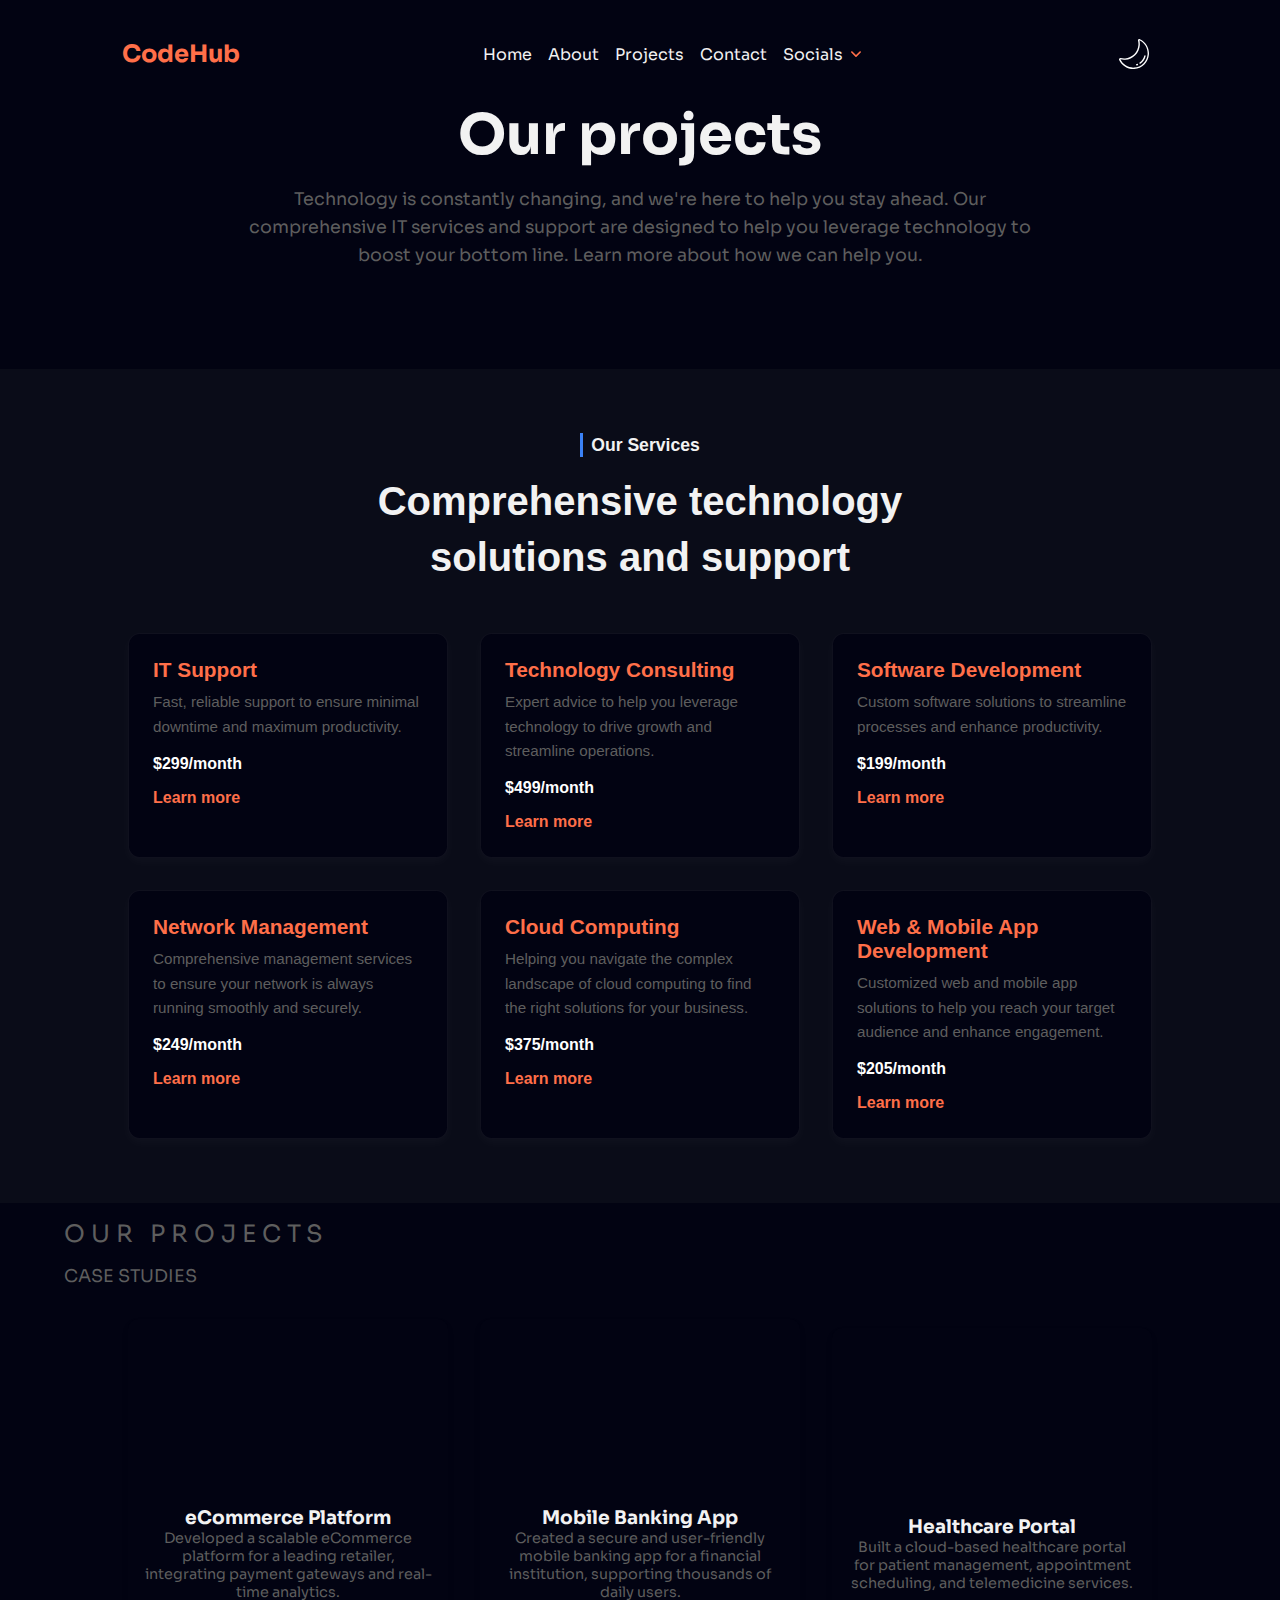
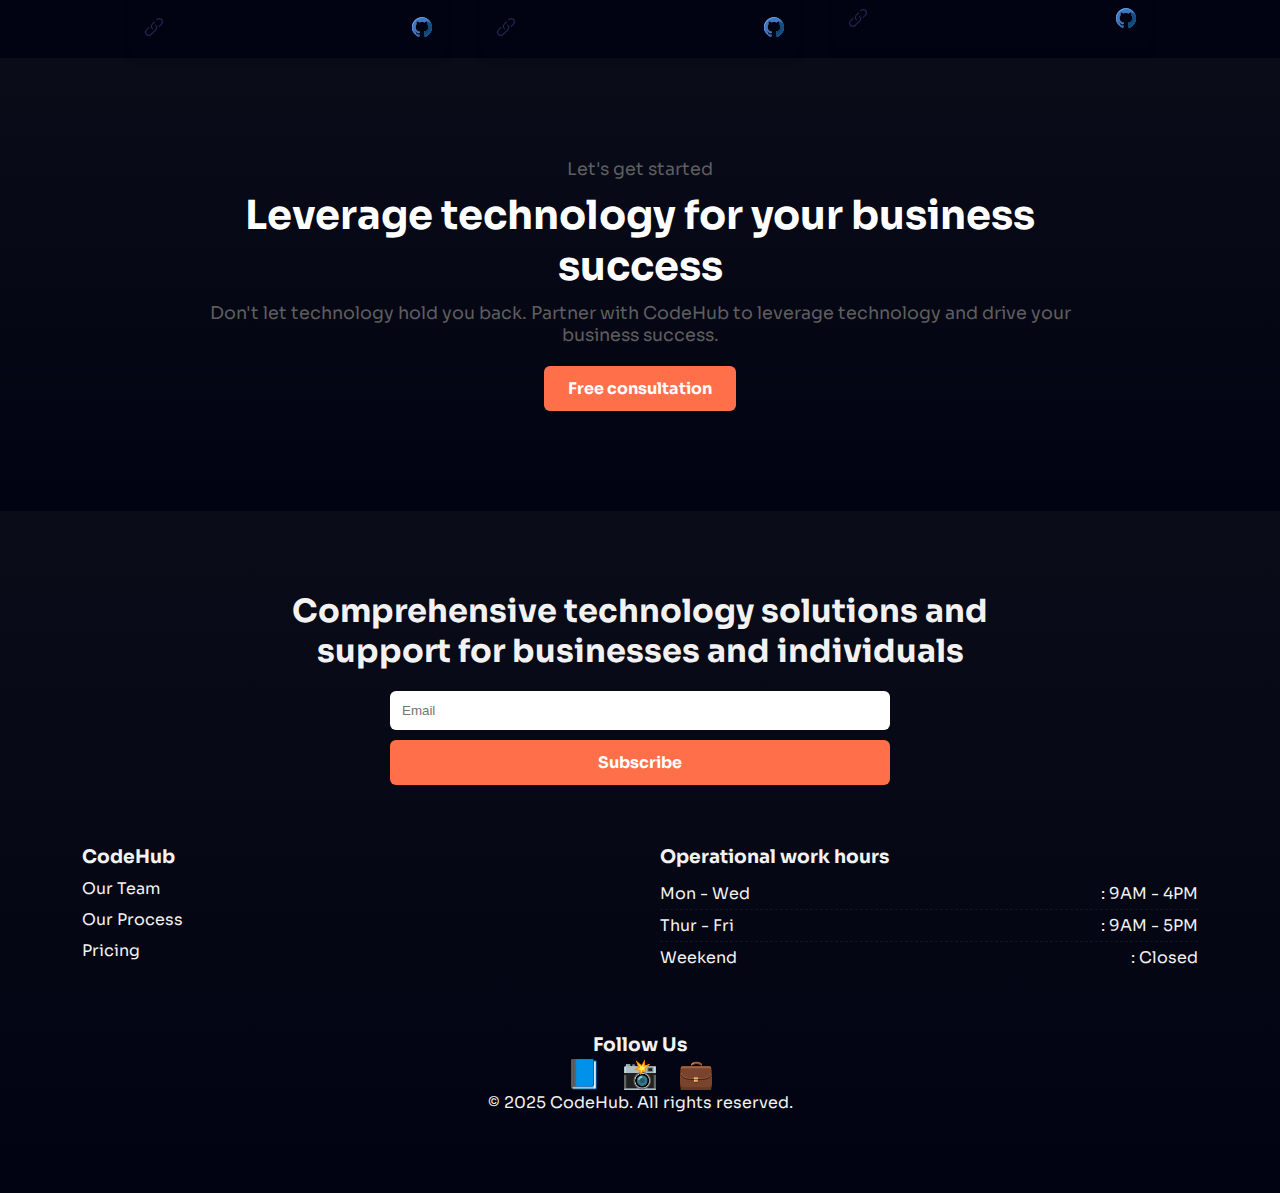
<file: projects.html>
<!DOCTYPE html>
<html lang="en">
  <head>
    <meta charset="UTF-8" />
    <meta name="viewport" content="width=device-width, initial-scale=1.0" />
    <title>Projects</title>
    <link rel="stylesheet" href="styles/projects.css" />
    <link rel="stylesheet" href="styles/mobileStyles.css" />
    <link rel="stylesheet" href="styles/themeToggle.css" />
    <!-- AOS -->
    <link href="https://unpkg.com/aos@2.3.1/dist/aos.css" rel="stylesheet" />
  </head>
  <body>
    <!-- NAVBAR -->
    <header class="navbar">
      <div class="logo">
        <p class="logoText"><a href="./index.html">CodeHub</a></p>
      </div>
      <ul class="navlist">
        <li><a href="./index.html">Home</a></li>
        <li><a href="./about.html">About</a></li>
        <li><a href="./projects.html">Projects</a></li>
        <li><a href="./contact.html">Contact</a></li>
        <li class="dropdown">
          <a style="display: flex; gap: 3px" href="#"
            >Socials
            <img
              width="20px"
              src="assets/icons/dropdown.svg"
              alt="dropdown icon"
            />
          </a>
          <ul class="dropdown-content">
            <li class="social-links">
              <a class="soc-link" target="_blank" href="#"
                ><img
                  class="social-links-icon"
                  src="assets/icons/github.svg"
                  alt="github icon"
                />
                <span>Github</span>
              </a>
            </li>
            <li class="social-links">
              <a class="soc-link" target="_blank" href="#"
                ><img
                  class="social-links-icon"
                  src="assets/icons/instagram.svg"
                  alt="Instagram icon"
                />
                <span>Instagram</span>
              </a>
            </li>
            <li class="social-links">
              <a class="soc-link" target="_blank" href="#"
                ><img
                  class="social-links-icon"
                  src="assets/icons/linkedin.svg"
                  alt="linkedin icon"
                />
                <span>Linkedin</span>
              </a>
            </li>
          </ul>
        </li>
      </ul>
      <button id="theme-toggle" data-tooltip="Toggle Theme">
        <img id="theme-icon" src="/assets/icons/moon.svg" alt="Theme Icon" />
      </button>
      <div class="hambugger">
        <img src="assets/icons/menu.svg" width="20px" alt="menu" />
      </div>
      <div class="hamburger-menu">
        <img
          src="assets/icons/close.svg"
          width="30px"
          class="close-menu"
          alt="close icon"
        />
        <ul>
          <li><a href="./index.html">Home</a></li>
          <li><a href="./about.html">About</a></li>
          <li><a href="./projects.html">Projects</a></li>
          <li><a href="./contact.html">Contact</a></li>
          <li style="display: flex; gap: 10px">
            <a href="#"
              ><img src="assets/icons/github.svg" alt="github" width="30px"
            /></a>
            <a href="#"
              ><img src="assets/icons/instagram.svg" alt="github" width="30px"
            /></a>
            <a href="#"
              ><img src="assets/icons/linkedin.svg" alt="github" width="30px"
            /></a>
          </li>
        </ul>
      </div>
    </header>

    <!-- Top -->
    <section class="top-banner">
      <div class="top-banner-container">
        <h1 class="top-banner-heading">Our projects</h1>
        <p class="top-banner-content">
          Technology is constantly changing, and we're here to help you stay
          ahead. Our comprehensive IT services and support are designed to help
          you leverage technology to boost your bottom line. Learn more about
          how we can help you.
        </p>
      </div>
    </section>

    <!-- Services -->
    <section class="services-section">
      <div class="services-container">
        <header class="services-header">
          <div class="services-heading-group">
            <div class="blue-line"></div>
            <h3 class="section-subtitle">Our Services</h3>
          </div>
          <h2 class="section-title">
            Comprehensive technology solutions and support
          </h2>
        </header>

        <div class="services-grid">
          <!-- Repeat this block for each service -->
          <div class="service-card">
            <h4>IT Support</h4>
            <p>
              Fast, reliable support to ensure minimal downtime and maximum
              productivity.
            </p>
            <span class="service-price">$299/month</span>
            <a href="/services/it-support" class="service-link">Learn more</a>
          </div>

          <div class="service-card">
            <h4>Technology Consulting</h4>
            <p>
              Expert advice to help you leverage technology to drive growth and
              streamline operations.
            </p>
            <span class="service-price">$499/month</span>
            <a href="/services/technology-consulting" class="service-link"
              >Learn more</a
            >
          </div>

          <div class="service-card">
            <h4>Software Development</h4>
            <p>
              Custom software solutions to streamline processes and enhance
              productivity.
            </p>
            <span class="service-price">$199/month</span>
            <a href="/services/software-development" class="service-link"
              >Learn more</a
            >
          </div>

          <div class="service-card">
            <h4>Network Management</h4>
            <p>
              Comprehensive management services to ensure your network is always
              running smoothly and securely.
            </p>
            <span class="service-price">$249/month</span>
            <a href="/services/network-management" class="service-link"
              >Learn more</a
            >
          </div>

          <div class="service-card">
            <h4>Cloud Computing</h4>
            <p>
              Helping you navigate the complex landscape of cloud computing to
              find the right solutions for your business.
            </p>
            <span class="service-price">$375/month</span>
            <a href="/services/cloud-computing" class="service-link"
              >Learn more</a
            >
          </div>

          <div class="service-card">
            <h4>Web & Mobile App Development</h4>
            <p>
              Customized web and mobile app solutions to help you reach your
              target audience and enhance engagement.
            </p>
            <span class="service-price">$205/month</span>
            <a href="/services/web-mobile-app-development" class="service-link"
              >Learn more</a
            >
          </div>
        </div>
      </div>
    </section>

    <!-- PROJECTS SECTION -->
    <div class="project" id="projects">
      <div class="project-container">
        <div class="project-top">
          <div class="proj-top-left">
            <p class="proj-title">OUR PROJECTS</p>
            <p class="proj-title2">CASE STUDIES</p>
          </div>
        </div>
        <div class="project-bottom">
          <div class="project-cards">
            <div class="proj-card">
              <div class="proj-card-img">
                <img
                  data-aos="fade-right"
                  data-aos-duration="500"
                  src="assets/images/computer.png"
                  alt=""
                />
              </div>
              <div class="proj-card-info">
                <h3>eCommerce Platform</h3>
                <p>
                  Developed a scalable eCommerce platform for a leading
                  retailer, integrating payment gateways and real-time
                  analytics.
                </p>
                <div class="proj-card-links">
                  <a href="#"
                    ><img src="assets/icons/link.svg" alt="" width="20px"
                  /></a>
                  <a href="#"
                    ><img src="assets/icons/github.svg" alt="" width="20px"
                  /></a>
                </div>
              </div>
            </div>
            <div class="proj-card">
              <div class="proj-card-img">
                <img
                  data-aos="fade-right"
                  data-aos-duration="500"
                  src="assets/images/app-development.png"
                  alt=""
                />
              </div>
              <div class="proj-card-info">
                <h3>Mobile Banking App</h3>
                <p>
                  Created a secure and user-friendly mobile banking app for a
                  financial institution, supporting thousands of daily users.
                </p>
                <div class="proj-card-links">
                  <a href="#"
                    ><img src="assets/icons/link.svg" alt="" width="20px"
                  /></a>
                  <a href="#"
                    ><img src="assets/icons/github.svg" alt="" width="20px"
                  /></a>
                </div>
              </div>
            </div>
            <div class="proj-card">
              <div class="proj-card-img">
                <img
                  data-aos="fade-left"
                  data-aos-duration="500"
                  src="assets/images/figma.png"
                  alt=""
                />
              </div>
              <div class="proj-card-info">
                <h3>Healthcare Portal</h3>
                <p>
                  Built a cloud-based healthcare portal for patient management,
                  appointment scheduling, and telemedicine services.
                </p>
                <div class="proj-card-links">
                  <a href="#"
                    ><img src="assets/icons/link.svg" alt="" width="20px"
                  /></a>
                  <a href="#"
                    ><img src="assets/icons/github.svg" alt="" width="20px"
                  /></a>
                </div>
              </div>
            </div>
          </div>
        </div>
      </div>
    </div>

    <!-- Footer -->
    <section class="get-started">
      <div class="get-started-container">
        <p class="subtitle">Let's get started</p>
        <h2 class="heading">Leverage technology for your business success</h2>
        <p class="description">
          Don't let technology hold you back. Partner with CodeHub to leverage
          technology and drive your business success.
        </p>
        <div>
          <a href="#" class="btn">Free consultation</a>
        </div>
      </div>
    </section>
    <footer class="footer">
      <div class="footer-container">
        <!-- Subscribe Section -->
        <section class="footer-subscribe">
          <h2 class="subscribe-heading">
            Comprehensive technology solutions and support for businesses and
            individuals
          </h2>
          <div class="subscribe-form">
            <input type="email" placeholder="Email" />
            <a href="#" class="btn">Subscribe</a>
          </div>
        </section>

        <!-- Links and Hours -->
        <section class="footer-bottom">
          <div class="footer-column">
            <h3>CodeHub</h3>
            <ul>
              <li><a href="#">Our Team</a></li>
              <li><a href="#">Our Process</a></li>
              <li><a href="#">Pricing</a></li>
            </ul>
          </div>

          <div class="footer-column">
            <h3>Operational work hours</h3>
            <div class="work-hours">
              <div><span>Mon - Wed</span><span>: 9AM - 4PM</span></div>
              <div class="bordered">
                <span>Thur - Fri</span><span>: 9AM - 5PM</span>
              </div>
              <div><span>Weekend</span><span>: Closed</span></div>
            </div>
          </div>
        </section>

        <!-- Social Icons -->
        <section class="footer-social">
          <h3>Follow Us</h3>
          <div class="social-icons">
            <a href="#" aria-label="Facebook">📘</a>
            <a href="#" aria-label="Instagram">📸</a>
            <a href="#" aria-label="LinkedIn">💼</a>
          </div>
        </section>
      </div>
      <p style="text-align: center">
        &copy; 2025 CodeHub. All rights reserved.
      </p>
    </footer>
    <!-- JAVASCRIPT  -->
    <script src="javascript/script.js"></script>
    <script src="javascript/themeToggle.js"></script>
    <!-- ANIMATE ON SCROLL  -->
    <script src="https://unpkg.com/aos@2.3.1/dist/aos.js"></script>
    <script>
      AOS.init();
    </script>
  </body>
</html>
</file>
<file: styles/style.css>
@import url("https://fonts.googleapis.com/css2?family=Sora:wght@100..800&display=swap");
* {
  margin: 0;
  padding: 0;
  box-sizing: border-box;
  scroll-behavior: smooth;
}
/* ::-webkit-scrollbar {
  width: 3px;
  height: 7px;
}
::-webkit-scrollbar-track {
  background: transparent;
  border-radius: 10px;
}

::-webkit-scrollbar-thumb {
  background: var(--primary);
  border-radius: 10px;
  border: 1px solid var(--primary);
}

::-webkit-scrollbar-thumb:hover {
  background: #555;
} */

:root {
  --primary: #ff6f49;
  --secondary: #000000;
  --textColor: #f2f2f2;
  --accent: #ca2c00;
  --bg: #020312;
  --bg2: #0a0c18;
  --gray: #6868686b;
  --commonWhite: #ffffff;
  --gray2: #5e5e5e;
  --gray3: #68686826;
  --shadowColor: #ffffff08;
}
/* Light Mode colors */
.light-mode {
  --primary: #ff6f49;
  --secondary: #000000;
  --textColor: #020312;
  --accent: #ca2c00;
  --bg: #f5f5f5;
  --bg2: #ffffff;
  --gray: #d3d3d3;
  --commonWhite: #000000;
  --gray2: #b0b0b0;
  --gray3: #e0e0e0;
  --shadowColor: #00000041;
}
a {
  color: inherit;
  text-decoration: none;
  transition: color 0.3s ease;
}
body {
  height: 100vh;
  background-color: var(--bg);
  color: var(--textColor);
  font-family: "Sora", serif;
  font-optical-sizing: auto;
  font-style: normal;
}
.navbar {
  background: transparent;
  height: 12vh;
  /* width: 100%; */
  display: flex;
  justify-content: space-around;
  align-items: center;
  position: absolute;
  top: 0;
  width: 100%;
  z-index: 10;
  transition: transform 0.3s ease, background-color 0.3s ease;
}
.navbar.fixed {
  padding: 0 1rem;
  justify-content: space-between;
  position: fixed;
  top: 0;
  background-color: var(--bg2);
  box-shadow: 0 4px 6px var(--shadowColor);
}

.navbar.hidden {
  transform: translateY(-100%);
}
.logo .logoText {
  color: var(--accent);
  font-size: 1.5rem;
  font-weight: bold;
}
.navlist {
  display: flex;
  list-style: none;
  align-items: center;
  gap: 1rem;
}
.dropdown {
  position: relative;
}
.dropdown-content {
  display: none;
  position: absolute;
  top: 20px;
  background-color: var(--bg2);
  box-shadow: 0px 8px 16px 0px var(--shadowColor);
  z-index: 1;
  list-style: none;
  padding: 0.4rem 0.3rem;
  border-radius: 10px;
}

.dropdown:hover .dropdown-content {
  display: block;
}
.social-links .soc-link {
  display: flex;
  padding: 0.5rem 1rem;
  align-items: center;
  gap: 5px;
}
.social-links .soc-link .social-links-icon {
  width: 16px;
  height: 16px;
}
.social-links:hover {
  background-color: var(--gray2);
  border-radius: 10px;
}
.hambugger {
  display: none;
}
.hamburger-menu {
  display: none; /* Initially hidden */
}

/* HERO SECTION  */
.hero-container {
  position: absolute;
  top: 25vh;
}
/* general aligning container */
.container {
  width: 90%;
  display: flex;
  justify-content: center;
  align-items: center;
}

.hero {
  height: 100vh;
  flex-direction: column;
  display: flex;
  gap: 7rem;
  /* justify-content: center; */
  background-attachment: fixed;
  align-items: center;
  background-image: url("../assets/images/Hero-bg.png");
  background-size: cover;
  background-position: center;
  background-repeat: no-repeat;
}
.hero-left {
  width: 50%;
  display: flex;
  flex-direction: column;
  gap: 2rem;
}
.hero-left .hello {
  background-color: var(--gray3);
  border-style: solid;
  padding: 0.5rem;
  border-width: 1px 1px 1px 1px;
  border-color: var(--primary);
  width: 5rem;
  border-radius: 30px;
  text-align: center;
  position: relative;
}
.hero-left .hello .hello-icon {
  position: absolute;
  top: -12px;
  right: -10px;
}

.hero-left .hero-title {
  font-size: 1.5rem;
}
.hero-left .hero-title .my-name {
  color: var(--primary);
}

.hire {
  width: 50%;
  height: 4rem;
  background: var(--gray3);
  display: flex;
  align-items: center;
  border: 1px solid var(--shadowColor);
  gap: 1rem;
  border-radius: 2rem;
  position: relative;
  padding: 0.3rem;
  cursor: pointer;
}
.hire-item {
  display: flex;
  align-items: center;
  gap: 5px;
  z-index: 2;
}
.hire-overlay {
  z-index: 1;
  width: 55%;
  height: 90%;
  background-color: var(--primary);
  border-radius: 2rem;
  padding: 0 0.9rem;
}
.download-btn {
  display: flex;
  align-items: center;
  gap: 5px;
  text-align: center;
  z-index: 2;
}
.hero-right {
  width: 50%;
  position: relative;
}
.hero-right img {
  position: absolute;
  left: 10rem;
  top: -15rem;
}
.scroll-down {
  position: absolute;
  bottom: 20px;
  display: flex;
  justify-content: center;
  align-items: center;
  padding: 0.7rem 0.2rem;
  background: var(--gray3);
  border-radius: 10px;
  animation: scrolldown 1s infinite ease-in-out;
}

@keyframes scrolldown {
  0% {
    transform: translateY(0);
  }
  50% {
    transform: translateY(-10px);
  }
  100% {
    transform: translateY(0);
  }
}

/* ABOUT SECTION  */
#about {
  height: 100vh;
  display: flex;
  justify-content: center;
}

.about-container {
  width: 90%;
  display: flex;
  justify-content: space-between;
  align-items: center;
  gap: 8rem;
}
.about-left {
  width: 45%;
  display: flex;
  justify-content: center;
  flex-direction: column;
  gap: 1rem;
}
.about-left .hello {
  background-color: var(--gray3);
  border-style: solid;
  padding: 0.5rem;
  border-width: 1px 1px 1px 1px;
  border-color: var(--primary);
  width: 7rem;
  border-radius: 30px;
  text-align: center;
  position: relative;
}
.about-left .about-title {
  font-size: 1.5rem;
  letter-spacing: 6px;
  color: var(--gray2);
}
.about-left .counter-up {
  height: 10rem;
  width: 90%;
  background: var(--gray3);
  display: flex;
  align-items: center;
  justify-content: center;
  padding: 0 1rem;
  border-radius: 20px;
}
.about-left .counter-up .count-cont {
  display: flex;
  gap: 5px;
  align-items: center;
}
.about-left .counter-up .count-cont .count-left .count {
  font-size: 3rem;
  font-weight: bold;
  background: linear-gradient(90deg, #00d2ff, #3a7bd5);
  -webkit-background-clip: text;
  -webkit-text-fill-color: transparent;
  animation: wave 3s infinite linear;
}

@keyframes wave {
  0% {
    background-position: 0% 50%;
  }
  100% {
    background-position: 100% 50%;
  }
}
.contact-button {
  background: linear-gradient(90deg, #ff6f49, #ca2c00);
  width: 10rem;
  text-align: center;
  padding: 0.8rem 0.5rem;
  border-radius: 20px;
  cursor: pointer;
  transition: all 0.5s ease-in-out;
}
.contact-button:hover {
  background: linear-gradient(90deg, #ca2c00, #ff6f49);
}
.about-right {
  width: 55%;
  display: flex;
  align-items: center;
  flex-direction: column;
  gap: 1rem;
}

.about-right .abt-right-title {
  font-size: 1.5rem;
  letter-spacing: 6px;
  color: var(--gray2);
}
.what-i-do {
  display: flex;
  gap: 1rem;
  justify-content: center;
  flex-wrap: wrap;
}
.what-i-do .do {
  padding: 0rem 1.2rem;
  height: 10rem;
  width: 10rem;
  display: flex;
  align-items: center;
  justify-content: center;
  flex-direction: column;
  border-radius: 10px;
  gap: 5px;
  cursor: pointer;
  border: 1px solid var(--commonWhite);
  position: relative;
  transition: all 0.5s ease-in-out;
}
.what-i-do .do p {
  z-index: 2;
  text-align: center;
}
.what-i-do .do img {
  z-index: 2;
}

.what-i-do .do .do-overlay {
  position: absolute;
  z-index: 1;
  top: 0;
  left: 0;
  width: 0%;
  border-radius: 10px;
  height: 100%;
  background-color: var(--primary);
  display: flex;
  align-items: center;
  justify-content: center;
  color: var(--commonWhite);
  transition: all 0.5s ease-in-out;
}
.what-i-do .do:hover .do-overlay {
  width: 100%;
  height: 100%;
}

/* Why Us */

.why-section {
  width: 90%;
  max-width: 1200px;
  margin: 0 auto;
  padding: 60px 0;
  display: flex;
  flex-direction: column;
  gap: 30px;
}

.why-section h3 {
  font-size: 1.25rem;
  font-weight: 500;
  color: var(--gray2);
  opacity: 0.9;
}

.why-section h1 {
  font-size: 2.5rem;
  font-weight: 700;
  max-width: 600px;
  color: var(--commonWhite);
}

.why-content {
  display: flex;
  flex-direction: column;
  gap: 30px;
}

.why-columns {
  display: flex;
  flex-direction: column;
  gap: 20px;
}

.why-img {
  width: 100%;
  max-width: 400px;
  margin: auto;
}

.why-img img {
  width: 100%;
  border-radius: 10px;
  box-shadow: 0 4px 20px var(--shadowColor);
}

.why-text {
  display: flex;
  flex-direction: column;
  gap: 20px;
}

.feature {
  /* background: var(--secondary); */
  color: var(--textColor);
  padding: 15px 20px;
  display: flex;
  align-items: center;
  gap: 15px;
  max-width: 400px;
  border-radius: 6px;
}

.feature i {
  font-size: 28px;
  color: var(--primary);
}

.feature p {
  font-weight: bold;
}

.feature-text {
  color: var(--textColor);
  font-size: 1rem;
}

@media (min-width: 768px) {
  .why-content {
    flex-direction: row;
    justify-content: space-between;
    align-items: flex-start;
  }

  .why-columns {
    flex-direction: row;
    gap: 40px;
    width: 100%;
  }

  .why-img {
    flex: 1;
  }

  .why-text {
    flex: 1;
  }
}

/* PROJECT SECTION  */

#project {
  height: 80vh;
  background: var(--bg2);
  display: flex;
  align-items: center;
  justify-content: center;
}
.project-container {
  width: 90%;
  padding-top: 1rem;
  display: flex;
  gap: 2rem;
  justify-content: center;
  flex-direction: column;
  margin: auto;
}

.project-container .project-top {
  width: 80%;
  display: flex;
  justify-content: space-between;
  gap: 4rem;
}
.project-container .project-top .proj-top-left {
  /* width: 45%; */
  display: flex;
  flex-direction: column;
  gap: 1rem;
}
.project-container .project-top .proj-top-left .proj-title {
  font-size: 1.5rem;
  letter-spacing: 6px;
  color: var(--gray2);
}
.project-container .project-top .proj-top-left .proj-title2 {
  font-size: 1.1rem;
  color: var(--gray2);
}

.project-container .project-top .proj-top-right {
  display: flex;
  gap: 1rem;
  align-items: center;
  cursor: pointer;
}
.project-cards {
  display: flex;
  align-items: center;
  flex-wrap: wrap;
  justify-content: center;
  gap: 2rem;
}

.proj-card {
  background: var(--bg);
  width: 20rem;
  border-radius: 10px;
  box-shadow: 0 4px 6px rgba(0, 0, 0, 0.1);
  overflow: hidden;
  text-align: center;
  padding: 1rem;
  display: flex;
  flex-direction: column;
  justify-content: space-between;
  cursor: pointer;
}

.proj-card .proj-card-img img {
  width: 100%;
  height: 150px;
  object-fit: cover;
  margin-bottom: 1rem;
}

.project-card .proj-card-info h3 {
  font-size: 1.2rem;
  margin-bottom: 0.5rem;
  color: var(--gray);
}

.proj-card .proj-card-info p {
  font-size: 0.9rem;
  margin-bottom: 1rem;
  color: var(--gray2);
}

.proj-card-links {
  display: flex;
  justify-content: space-between;
  gap: 1rem;
}

#contact {
  height: 100vh;
  background: var(--bg);
}

/* Testimony */

.testimony-section {
  background: linear-gradient(to bottom, var(--bg2), var(--bg));
  width: 100%;
  padding: 60px 20px;
}

.testimony-container {
  width: 90%;
  max-width: 1200px;
  margin: 0 auto;
  display: flex;
  flex-direction: column;
  gap: 40px;
}

.testimony-top {
  display: flex;
  flex-direction: column;
  gap: 20px;
}

.testimony-top h3 {
  font-size: 1.2rem;
  font-weight: 500;
  color: var(--gray2);
}

.testimony-top h1 {
  font-size: 2.5rem;
  font-weight: 700;
  color: var(--commonWhite);
}

.scroller {
  position: relative;
  width: 100%;
  overflow: hidden;
}

.scroll-track {
  display: flex;
  width: max-content;
  gap: 30px;
  animation: scroll-left 40s linear infinite;
}

.testimony-card {
  background-color: var(--bg2);
  border-radius: 10px;
  padding: 20px;
  width: 300px;
  flex: 0 0 auto;
  box-shadow: 0 4px 20px var(--shadowColor);
  transition: transform 0.3s ease;
}

.testimony-card:hover {
  transform: translateY(-5px);
}

.testimony-quote {
  font-size: 1rem;
  color: var(--gray2);
  margin-bottom: 15px;
}

.testimony-name {
  color: var(--commonWhite);
  font-weight: bold;
  font-size: 1.1rem;
}

.testimony-title {
  font-size: 0.95rem;
  color: var(--gray2);
}

@keyframes scroll-left {
  0% {
    transform: translateX(0%);
  }
  100% {
    transform: translateX(-50%);
  }
}

@media (min-width: 768px) {
  .testimony-top {
    flex-direction: row;
    justify-content: space-between;
    align-items: center;
  }
}

/* FAQ */
.faq-section {
  background: linear-gradient(to bottom, var(--bg), var(--bg2));
  padding: 60px 20px;
}

.faq-container {
  max-width: 1200px;
  margin: 0 auto;
  width: 90%;
}

.faq-header {
  padding-bottom: 30px;
}

.faq-header h3 {
  font-size: 1.2rem;
  color: var(--gray2);
}

.faq-header h1 {
  font-size: 2.5rem;
  font-weight: bold;
  color: var(--commonWhite);
  max-width: 80%;
}

.accordion-wrapper {
  display: flex;
  flex-direction: column;
  gap: 30px;
}

@media (min-width: 768px) {
  .accordion-wrapper {
    flex-direction: row;
    gap: 40px;
  }
}

.accordion {
  flex: 1;
  display: flex;
  flex-direction: column;
  gap: 15px;
}

details {
  background: var(--bg2);
  border-radius: 8px;
  box-shadow: 0 4px 12px var(--shadowColor);
  overflow: hidden;
}

summary {
  cursor: pointer;
  padding: 15px 20px;
  font-weight: bold;
  font-size: 1rem;
  color: var(--commonWhite);
  background: var(--gray3);
  display: flex;
  justify-content: space-between;
  align-items: center;
  transition: background 0.3s ease;
}

summary:hover {
  background: var(--primary);
  color: var(--bg);
}

details[open] summary {
  background: var(--primary);
  color: var(--bg);
}

details p {
  padding: 15px 20px;
  font-size: 0.95rem;
  color: var(--gray2);
  background: var(--bg2);
}

/* CONTACT SECTION */
.contact {
  background: var(--bg2);
  padding: 4rem 2rem;
  color: var(--text);
  display: flex;
  justify-content: center;
}

.contact-container {
  width: 90%;
  padding-top: 1rem;
  display: flex;
  gap: 2rem;
  justify-content: center;
  flex-direction: column;
  margin: auto;
}

.contact-header h2 {
  font-size: 2.5rem;
  color: var(--primary);
  margin-bottom: 1rem;
}

.contact-header p {
  font-size: 1rem;
  color: var(--gray2);
  margin-bottom: 2rem;
}

.contact-content {
  display: flex;
  flex-wrap: wrap;
  justify-content: space-between;
  gap: 2rem;
}

.contact-form {
  width: 60%;
  background: var(--bg2);
  padding: 2rem;
  border-radius: 10px;
  box-shadow: 0 4px 6px rgba(0, 0, 0, 0.1);
}

.form-group {
  margin-bottom: 1.5rem;
}

.form-group input,
.form-group textarea {
  width: 100%;
  padding: 0.75rem;
  border: 1px solid var(--gray2);
  border-radius: 5px;
  font-size: 1rem;
  color: var(--textColor);
  outline: none;
  background: transparent;
  transition: border-color 0.3s;
}

.form-group input:focus,
.form-group textarea:focus {
  border-color: var(--primary);
}

.submit-btn {
  width: 100%;
  padding: 0.75rem;
  background: linear-gradient(90deg, #ff6f49, #ca2c00);
  color: var(--white);
  border: none;
  border-radius: 5px;
  font-size: 1rem;
  cursor: pointer;
  transition: background 0.3s;
}

.submit-btn:hover {
  background: linear-gradient(90deg, #ca2c00, #ff6f49);
}

.contact-details {
  flex: 1;
  min-width: 300px;
  max-width: 400px;
  text-align: left;
}

.contact-details p {
  margin-bottom: 1rem;
  font-size: 1rem;
}

.contact-details a {
  color: var(--primary);
  text-decoration: none;
  transition: color 0.3s;
}

.cont-links {
  margin-top: 1rem;
  display: flex;
  gap: 1rem;
}

.cont-links .cont-link {
  background: var(--primary);
  color: var(--white);
  padding: 0.5rem 1rem;
  border-radius: 5px;
  text-decoration: none;
  font-size: 0.9rem;
}

/* Footer */
.get-started {
  background: linear-gradient(to bottom, var(--bg2), var(--bg));
  padding: 100px 20px;
  text-align: center;
}

.get-started-container {
  max-width: 900px;
  margin: 0 auto;
}

.get-started .subtitle {
  font-size: 1.1rem;
  color: var(--gray2);
}

.get-started .heading {
  font-size: 2.5rem;
  font-weight: bold;
  color: var(--commonWhite);
  margin: 10px 0;
}

.get-started .description {
  font-size: 1.1rem;
  color: var(--gray2);
  margin-bottom: 20px;
}

.btn {
  display: inline-block;
  background: var(--primary);
  color: var(--commonWhite);
  padding: 12px 24px;
  border-radius: 6px;
  font-weight: bold;
  text-decoration: none;
  transition: background 0.3s ease;
}

.btn:hover {
  background: var(--accent);
}

.footer {
  background: linear-gradient(to bottom, var(--bg2), var(--bg));
  color: var(--textColor);
  padding: 80px 20px;
}

.footer-container {
  width: 90%;
  max-width: 1200px;
  margin: 0 auto;
  display: flex;
  flex-direction: column;
  gap: 60px;
}

.footer-subscribe {
  text-align: center;
  max-width: 800px;
  margin: 0 auto;
}

.subscribe-heading {
  font-size: 2rem;
  font-weight: bold;
  margin-bottom: 20px;
}

.subscribe-form {
  display: flex;
  flex-direction: column;
  gap: 10px;
  max-width: 500px;
  margin: 0 auto;
}

.subscribe-form input {
  padding: 12px;
  border-radius: 6px;
  border: none;
  outline: none;
}

.footer-bottom {
  display: flex;
  flex-direction: column;
  gap: 40px;
}

@media (min-width: 768px) {
  .footer-bottom {
    flex-direction: row;
    justify-content: space-between;
  }
}

.footer-column {
  flex: 1;
}

.footer-column h3 {
  font-weight: bold;
  margin-bottom: 10px;
}

.footer-column ul {
  list-style: none;
  padding: 0;
}

.footer-column li {
  margin-bottom: 10px;
}

.footer-column li a {
  color: var(--textColor);
  text-decoration: none;
}

.footer-column li a:hover {
  color: var(--primary);
}

.work-hours > div {
  display: flex;
  justify-content: space-between;
  padding: 5px 0;
}

.bordered {
  border-top: 1px dashed var(--gray3);
  border-bottom: 1px dashed var(--gray3);
  padding: 10px 0;
}

.footer-social {
  text-align: center;
}

.social-icons {
  font-size: 1.8rem;
  display: flex;
  justify-content: center;
  gap: 20px;
}

.social-icons a {
  color: var(--textColor);
  text-decoration: none;
  transition: color 0.3s ease;
}

.social-icons a:hover {
  color: var(--primary);
}
</file>
<file: styles/mobileStyles.css>
:root {
  --primary: #ff6f49;
  --secondary: #000000;
  --textColor: #f2f2f2;
  --accent: #ff6f49;
  --bg: #020312;
  --bg2: #0a0c18;
  --gray: #6868686b;
  --commonWhite: #ffffff;
  --gray2: #5e5e5e;
  --gray3: #68686826;
  --shadowColor: #ffffff08;
}
/* Light Mode colors */
.light-mode {
  --primary: #ff6f49;
  --secondary: #000000;
  --textColor: #020312;
  --accent: #ff6f49;
  --bg: #f5f5f5;
  --bg2: #ffffff;
  --gray: #d3d3d3;
  --commonWhite: #000000;
  --gray2: #b0b0b0;
  --gray3: #e0e0e0;
  --shadowColor: #00000041;
}

/* Mobile only */
@media (max-width: 767px) {
  .hero {
    height: 100vh;
    flex-direction: column;
    display: flex;
    gap: 7rem;
  }

  .container {
    width: 90%;
  }
  .navlist {
    display: none;
  }

  .hambugger {
    display: block;
    position: relative;
  }
  .hamburger-menu {
    display: block;
    position: absolute;
    top: 0;
    /* right: -250px; */
    width: 250px;
    transform: translateX(-300%);
    height: 100vh;
    background-color: var(--bg2);
    box-shadow: -2px 0 5px var(--shadowColor);
    z-index: 1000;
    transition: right 0.3s ease;
  }
  .close-menu {
    position: absolute;
    top: 1rem;
    right: 1rem;
    font-size: 1.5rem;
    cursor: pointer;
  }
  .hamburger-menu ul {
    list-style: none;
    padding: 1rem;
    padding-top: 3rem;
    margin: 0;
    display: flex;
    flex-direction: column;
    align-items: center;
  }

  .hamburger-menu ul li {
    padding: 1rem 0;
  }

  .hamburger-menu ul li a {
    text-decoration: none;
    color: var(--textColor);
    font-size: 1.2rem;
  }
  .hamburger-menu.open {
    right: 0;
    transform: translateX(0%);
  }
  .hero-left {
    width: 100%;
    display: flex;
    flex-direction: column;
    gap: 1.5rem;
  }
  .hire {
    width: 90%;
    height: 4rem;
    background: var(--gray3);
    display: flex;
    align-items: center;
    /* justify-content: center; */
    gap: 1rem;
    border-radius: 2rem;
    position: relative;
    padding: 0.3rem;
    cursor: pointer;
  }
  .hero-right {
    display: none;
  }
  .scroll-down {
    position: absolute;
    right: 10px;
    bottom: 20px;
    display: flex;
    justify-content: center;
    align-items: center;
    padding: 0.7rem 0.2rem;
    background: var(--gray3);
    border-radius: 10px;
    animation: scrolldown 1s infinite ease-in-out;
  }
  /* ABOUT SECTION  */
  #about {
    height: auto;
    display: flex;
    justify-content: center;
    width: 90%;
    /* overflow-x: hidden; */
  }
  .about-container {
    width: 90%;
    padding-top: 1rem;
    padding-bottom: 1rem;
    display: flex;
    justify-content: space-between;
    align-items: center;
    flex-direction: column;
    /* gap: 8rem; */
  }
  .about-left {
    width: 95%;
    display: flex;
    justify-content: center;
    flex-direction: column;
    gap: 1rem;
  }

  .about-left .about-title {
    font-size: 1.2rem;
    letter-spacing: 6px;
    color: var(--gray2);
  }
  .about-left .counter-up {
    height: 10rem;
    width: 90%;
    background: var(--gray3);
    display: flex;
    align-items: center;
    justify-content: center;
    padding: 0 1rem;
    gap: 1rem;
    border-radius: 20px;
  }
  .about-left .counter-up .count-cont {
    display: flex;
    gap: 5px;
    align-items: center;
    flex-direction: column;
    text-align: center;
  }
  .about-right {
    width: 90%;
    display: flex;
    align-items: center;
    flex-direction: column;
    gap: 1rem;
  }
  .what-i-do .do {
    padding: 0rem 1.2rem;
    height: 10rem;
    width: 15rem;
    display: flex;
    align-items: center;
    justify-content: center;
    flex-direction: column;
    border-radius: 10px;
    gap: 5px;
    cursor: pointer;
    border: 1px solid var(--commonWhite);
    position: relative;
    transition: all 0.5s ease-in-out;
  }

  #project {
    height: auto;
    display: flex;
    padding: 1rem 0;
    justify-content: center;
  }
  .project-container {
    width: 100%;
    padding-top: 1rem;
    display: flex;
    align-items: center;
    gap: 2rem;
    justify-content: center;
    flex-direction: column;
    /* margin: auto; */
  }
  #contact {
    height: auto;
    width: 100%;
    display: flex;
    justify-content: center;
  }
  .contact-container {
    width: 100%;
    padding-top: 1rem;
    display: flex;
    gap: 2rem;
    justify-content: center;
    flex-direction: column;
    margin: auto;
  }
  .contact-form {
    width: 100%;
    background: var(--bg2);
    padding: 2rem;
    border-radius: 10px;
    box-shadow: 0 4px 6px rgba(0, 0, 0, 0.1);
  }
  .footer {
    height: auto;
    width: 100%;
    display: flex;
    justify-content: center;
    text-align: center;
    flex-direction: column;
  }
}

/* Tablet only */
@media (min-width: 768px) and (max-width: 1024px) {
  .hero {
    max-height: 70vh;
    display: flex;
    padding: 1rem 0;
    justify-content: center;
  }
  .scroll-down {
    display: none;
  }
  .container {
    width: 90%;
  }

  .navlist {
    display: none;
  }

  .hambugger {
    display: block;
  }
  .hamburger-menu {
    display: block;
    position: fixed;
    top: 0;
    right: -250px;
    width: 250px;
    height: 100vh;
    background-color: var(--bg2);
    box-shadow: -2px 0 5px var(--shadowColor);
    z-index: 1000;
    transition: right 0.3s ease;
  }
  .close-menu {
    position: absolute;
    top: 1rem;
    right: 1rem;
    font-size: 1.5rem;
    cursor: pointer;
  }
  .hamburger-menu ul {
    list-style: none;
    padding: 1rem;
    padding-top: 3rem;
    margin: 0;
    display: flex;
    flex-direction: column;
    align-items: center;
  }

  .hamburger-menu ul li {
    padding: 1rem 0;
  }

  .hamburger-menu ul li a {
    text-decoration: none;
    color: var(--textColor);
    font-size: 1.2rem;
  }
  .hamburger-menu.open {
    right: 0;
  }

  .hero-left {
    width: 100%;
    display: flex;
    flex-direction: column;
    gap: 1.5rem;
  }
  .hero-desc {
    width: 70%;
  }
  .hero-right {
    display: none;
  }

  #about {
    height: auto;
    display: flex;
    padding: 1rem 0;
    justify-content: center;
  }
  .about-container {
    width: 100%;
    padding-top: 1rem;
    padding-bottom: 1rem;
    display: flex;
    justify-content: space-between;
    align-items: center;
    flex-direction: column;
    /* gap: 8rem; */
  }
  .about-left {
    width: 90%;
    display: flex;
    justify-content: center;
    flex-direction: column;
    gap: 1rem;
  }
  .about-left .counter-up {
    height: 10rem;
    width: 90%;
    background: var(--gray3);
    display: flex;
    align-items: center;
    justify-content: center;
    padding: 0 1rem;
    gap: 1rem;
    border-radius: 20px;
  }
  .about-left .counter-up .count-cont {
    display: flex;
    gap: 5px;
    align-items: center;
    flex-direction: column;
  }
  .about-right {
    width: 90%;
    display: flex;
    align-items: center;
    flex-direction: column;
    gap: 1rem;
  }

  #project {
    height: auto;
    display: flex;
    padding: 1rem 0;
    justify-content: center;
  }
  .project-container {
    width: 100%;
    padding-top: 1rem;
    display: flex;
    align-items: center;
    gap: 2rem;
    justify-content: center;
    flex-direction: column;
    /* margin: auto; */
  }
  #contact {
    height: auto;
    width: 100%;
    display: flex;
    justify-content: center;
  }
  .contact-form {
    width: 90%;
    background: var(--bg2);
    padding: 2rem;
    border-radius: 10px;
    box-shadow: 0 4px 6px rgba(0, 0, 0, 0.1);
  }

  .footer {
    height: auto;
    width: 100%;
    display: flex;
    justify-content: center;
    text-align: center;
    flex-direction: column;
  }
}
</file>
<file: styles/themeToggle.css>
#theme-toggle {
  cursor: pointer;
  padding: 10px;
  border: none;
  background: none;
  font-size: 1.5rem;
  display: flex;
  align-items: center;
  justify-content: center;
  transition: transform 0.3s ease;
  position: relative;
}
#theme-icon {
  width: 30px;
  height: 30px;
  transition: transform 0.3s ease;
}
/* Tooltip styles */
#theme-toggle[data-tooltip]::after {
  content: attr(data-tooltip);
  position: absolute;
  bottom: -35px; /* Position the tooltip below the button */
  left: 50%;
  transform: translateX(-50%);
  background-color: #333;
  color: #fff;
  padding: 5px 10px;
  border-radius: 5px;
  font-size: 0.9rem;
  white-space: nowrap;
  opacity: 0;
  visibility: hidden;
  transition: opacity 0.2s ease, transform 0.2s ease;
}

/* Show tooltip on hover */
#theme-toggle:hover[data-tooltip]::after {
  opacity: 1;
  visibility: visible;
  transform: translateX(-50%) translateY(-5px); /* Slightly move up for animation */
}

.spin {
  animation: spin 0.5s ease;
}

@keyframes spin {
  0% {
    transform: rotate(0deg);
  }
  100% {
    transform: rotate(360deg);
  }
}
</file>
<file: styles/about.css>
@import url("https://fonts.googleapis.com/css2?family=Sora:wght@100..800&display=swap");
* {
  margin: 0;
  padding: 0;
  box-sizing: border-box;
  scroll-behavior: smooth;
}
/* ::-webkit-scrollbar {
  width: 3px;
  height: 7px;
}
::-webkit-scrollbar-track {
  background: transparent;
  border-radius: 10px;
}

::-webkit-scrollbar-thumb {
  background: var(--primary);
  border-radius: 10px;
  border: 1px solid var(--primary);
}

::-webkit-scrollbar-thumb:hover {
  background: #555;
} */

:root {
  --primary: #ff6f49;
  --secondary: #000000;
  --textColor: #f2f2f2;
  --accent: #ca2c00;
  --bg: #020312;
  --bg2: #0a0c18;
  --gray: #6868686b;
  --commonWhite: #ffffff;
  --gray2: #5e5e5e;
  --gray3: #68686826;
  --shadowColor: #ffffff08;
}
/* Light Mode colors */
.light-mode {
  --primary: #ff6f49;
  --secondary: #000000;
  --textColor: #020312;
  --accent: #ca2c00;
  --bg: #f5f5f5;
  --bg2: #ffffff;
  --gray: #d3d3d3;
  --commonWhite: #000000;
  --gray2: #b0b0b0;
  --gray3: #e0e0e0;
  --shadowColor: #00000041;
}
a {
  color: inherit;
  text-decoration: none;
  transition: color 0.3s ease;
}
body {
  height: 100vh;
  background-color: var(--bg);
  color: var(--textColor);
  font-family: "Sora", serif;
  font-optical-sizing: auto;
  font-style: normal;
}

.navbar {
  background: transparent;
  height: 12vh;
  display: flex;
  justify-content: space-around;
  align-items: center;
  position: absolute;
  top: 0;
  width: 100%;
  z-index: 10;
  transition: transform 0.3s ease, background-color 0.3s ease;
}
.navbar.fixed {
  padding: 0 1rem;
  justify-content: space-between;
  position: fixed;
  top: 0;
  background-color: var(--bg2);
  box-shadow: 0 4px 6px var(--shadowColor);
}

.navbar.hidden {
  transform: translateY(-100%);
}
.logo .logoText {
  color: var(--accent);
  font-size: 1.5rem;
  font-weight: bold;
}
.navlist {
  display: flex;
  list-style: none;
  align-items: center;
  gap: 1rem;
}
.dropdown {
  position: relative;
}
.dropdown-content {
  display: none;
  position: absolute;
  top: 20px;
  background-color: var(--bg2);
  box-shadow: 0px 8px 16px 0px var(--shadowColor);
  z-index: 1;
  list-style: none;
  padding: 0.4rem 0.3rem;
  border-radius: 10px;
}

.dropdown:hover .dropdown-content {
  display: block;
}
.social-links .soc-link {
  display: flex;
  padding: 0.5rem 1rem;
  align-items: center;
  gap: 5px;
}
.social-links .soc-link .social-links-icon {
  width: 16px;
  height: 16px;
}
.social-links:hover {
  background-color: var(--gray2);
  border-radius: 10px;
}
.hambugger {
  display: none;
}
.hamburger-menu {
  display: none;
}

/* Top Banner */
.top-banner {
  width: 100%;
  padding: 100px 20px;
  color: var(--textColor);
}

.top-banner-container {
  width: 90%;
  max-width: 1200px;
  margin: 0 auto;
  text-align: center;
}

.top-banner-heading {
  font-size: 3rem;
  font-weight: bold;
  color: var(--textColor);
  margin-bottom: 15px;
}

.top-banner-content {
  font-size: 1rem;
  max-width: 800px;
  margin: 0 auto;
  color: var(--gray2);
  line-height: 1.6;
}

@media (min-width: 768px) {
  .top-banner-heading {
    font-size: 3.5rem;
  }

  .top-banner-content {
    font-size: 1.1rem;
  }
}

/* About section */
.about-section {
  background-color: var(--bg2);
  padding: 60px 20px;
}

.about-content {
  display: flex;
  flex-direction: column;
  gap: 30px;
  width: 90%;
  max-width: 1200px;
  margin: auto;
}

@media (min-width: 768px) {
  .about-content {
    flex-direction: row;
    align-items: center;
  }
}

.about-image img {
  width: 100%;
  border-radius: 12px;
  max-height: 400px;
  object-fit: cover;
}

.about-text {
  flex: 1;
}

.about-label {
  font-size: 1.3rem;
  margin-bottom: 10px;
}

.about-heading {
  font-size: 2.5rem;
  font-weight: bold;
  margin: 10px 0 20px;
  color: var(--commonWhite);
}

.progress-group {
  margin-bottom: 20px;
}

.progress-label {
  margin-bottom: 6px;
  font-size: 1rem;
}

.progress-bar {
  height: 10px;
  background-color: white;
  border-radius: 6px;
  position: relative;
}

.progress-bar div {
  height: 100%;
  background-color: var(--primary);
  border-radius: 6px;
  transition: width 1s ease-in-out;
}

.vision-mission {
  display: flex;
  flex-direction: column;
  gap: 40px;
  width: 90%;
  max-width: 1200px;
  margin: 40px auto 0;
}

@media (min-width: 768px) {
  .vision-mission {
    flex-direction: row;
  }
}

.vision,
.mission {
  flex: 1;
}

.vision h3,
.mission h3 {
  font-size: 1.3rem;
  font-weight: bold;
  margin-bottom: 10px;
}

.vision p {
  margin-bottom: 20px;
}

.btn {
  background: var(--primary);
  color: white;
  padding: 10px 20px;
  text-decoration: none;
  font-weight: bold;
  border-radius: 6px;
  display: inline-block;
  transition: background 0.3s ease;
}

.btn:hover {
  background: var(--accent);
}

.mission-grid {
  display: grid;
  grid-template-columns: repeat(2, 1fr);
  gap: 20px;
}

.mission-item {
  display: flex;
  flex-direction: column;
  gap: 10px;
  align-items: start;
  transition: color 0.3s ease;
  cursor: pointer;
}

.mission-item:hover {
  color: var(--primary);
}

.icon-box {
  background: var(--gray2);
  padding: 16px;
  border-radius: 8px;
  color: white;
  font-size: 1.5rem;
  width: fit-content;
}

/* ABOUT SECTION  */
#about {
  height: 100vh;
  display: flex;
  justify-content: center;
}

.about-container {
  width: 90%;
  display: flex;
  justify-content: space-between;
  align-items: center;
  gap: 8rem;
}
.about-left {
  width: 45%;
  display: flex;
  justify-content: center;
  flex-direction: column;
  gap: 1rem;
}
.about-left .hello {
  background-color: var(--gray3);
  border-style: solid;
  padding: 0.5rem;
  border-width: 1px 1px 1px 1px;
  border-color: var(--primary);
  width: 7rem;
  border-radius: 30px;
  text-align: center;
  position: relative;
}
.about-left .about-title {
  font-size: 1.5rem;
  letter-spacing: 6px;
  color: var(--gray2);
}
.about-left .counter-up {
  height: 10rem;
  width: 90%;
  background: var(--gray3);
  display: flex;
  align-items: center;
  justify-content: center;
  padding: 0 1rem;
  border-radius: 20px;
}
.about-left .counter-up .count-cont {
  display: flex;
  gap: 5px;
  align-items: center;
}
.about-left .counter-up .count-cont .count-left .count {
  font-size: 3rem;
  font-weight: bold;
  background: linear-gradient(90deg, #00d2ff, #3a7bd5);
  -webkit-background-clip: text;
  -webkit-text-fill-color: transparent;
  animation: wave 3s infinite linear;
}

@keyframes wave {
  0% {
    background-position: 0% 50%;
  }
  100% {
    background-position: 100% 50%;
  }
}
.contact-button {
  background: linear-gradient(90deg, #ff6f49, #ca2c00);
  width: 10rem;
  text-align: center;
  padding: 0.8rem 0.5rem;
  border-radius: 20px;
  cursor: pointer;
  transition: all 0.5s ease-in-out;
}
.contact-button:hover {
  background: linear-gradient(90deg, #ca2c00, #ff6f49);
}
.about-right {
  width: 55%;
  display: flex;
  align-items: center;
  flex-direction: column;
  gap: 1rem;
}

.about-right .abt-right-title {
  font-size: 1.5rem;
  letter-spacing: 6px;
  color: var(--gray2);
}
.what-i-do {
  display: flex;
  gap: 1rem;
  justify-content: center;
  flex-wrap: wrap;
}
.what-i-do .do {
  padding: 0rem 1.2rem;
  height: 10rem;
  width: 10rem;
  display: flex;
  align-items: center;
  justify-content: center;
  flex-direction: column;
  border-radius: 10px;
  gap: 5px;
  cursor: pointer;
  border: 1px solid var(--commonWhite);
  position: relative;
  transition: all 0.5s ease-in-out;
}
.what-i-do .do p {
  z-index: 2;
  text-align: center;
}
.what-i-do .do img {
  z-index: 2;
}

.what-i-do .do .do-overlay {
  position: absolute;
  z-index: 1;
  top: 0;
  left: 0;
  width: 0%;
  border-radius: 10px;
  height: 100%;
  background-color: var(--primary);
  display: flex;
  align-items: center;
  justify-content: center;
  color: var(--commonWhite);
  transition: all 0.5s ease-in-out;
}
.what-i-do .do:hover .do-overlay {
  width: 100%;
  height: 100%;
}

/* Footer */

.get-started {
  background: linear-gradient(to bottom, var(--bg2), var(--bg));
  padding: 100px 20px;
  text-align: center;
}

.get-started-container {
  max-width: 900px;
  margin: 0 auto;
}

.get-started .subtitle {
  font-size: 1.1rem;
  color: var(--gray2);
}

.get-started .heading {
  font-size: 2.5rem;
  font-weight: bold;
  color: var(--commonWhite);
  margin: 10px 0;
}

.get-started .description {
  font-size: 1.1rem;
  color: var(--gray2);
  margin-bottom: 20px;
}

.btn {
  display: inline-block;
  background: var(--primary);
  color: var(--commonWhite);
  padding: 12px 24px;
  border-radius: 6px;
  font-weight: bold;
  text-decoration: none;
  transition: background 0.3s ease;
}

.btn:hover {
  background: var(--accent);
}

.footer {
  background: linear-gradient(to bottom, var(--bg2), var(--bg));
  color: var(--textColor);
  padding: 80px 20px;
}

.footer-container {
  width: 90%;
  max-width: 1200px;
  margin: 0 auto;
  display: flex;
  flex-direction: column;
  gap: 60px;
}

.footer-subscribe {
  text-align: center;
  max-width: 800px;
  margin: 0 auto;
}

.subscribe-heading {
  font-size: 2rem;
  font-weight: bold;
  margin-bottom: 20px;
}

.subscribe-form {
  display: flex;
  flex-direction: column;
  gap: 10px;
  max-width: 500px;
  margin: 0 auto;
}

.subscribe-form input {
  padding: 12px;
  border-radius: 6px;
  border: none;
  outline: none;
}

.footer-bottom {
  display: flex;
  flex-direction: column;
  gap: 40px;
}

@media (min-width: 768px) {
  .footer-bottom {
    flex-direction: row;
    justify-content: space-between;
  }
}

.footer-column {
  flex: 1;
}

.footer-column h3 {
  font-weight: bold;
  margin-bottom: 10px;
}

.footer-column ul {
  list-style: none;
  padding: 0;
}

.footer-column li {
  margin-bottom: 10px;
}

.footer-column li a {
  color: var(--textColor);
  text-decoration: none;
}

.footer-column li a:hover {
  color: var(--primary);
}

.work-hours > div {
  display: flex;
  justify-content: space-between;
  padding: 5px 0;
}

.bordered {
  border-top: 1px dashed var(--gray3);
  border-bottom: 1px dashed var(--gray3);
  padding: 10px 0;
}

.footer-social {
  text-align: center;
}

.social-icons {
  font-size: 1.8rem;
  display: flex;
  justify-content: center;
  gap: 20px;
}

.social-icons a {
  color: var(--textColor);
  text-decoration: none;
  transition: color 0.3s ease;
}

.social-icons a:hover {
  color: var(--primary);
}

/* TEAM CARDS SECTION */
.team-cards-section {
  background: var(--bg2);
  padding: 60px 20px 40px 20px;
  text-align: center;
}
.team-cards-title {
  font-size: 2.2rem;
  font-weight: bold;
  color: var(--primary);
  margin-bottom: 2rem;
}
.team-cards {
  display: flex;
  flex-wrap: wrap;
  gap: 2rem;
  justify-content: center;
}
.team-card {
  background: var(--bg);
  border-radius: 1rem;
  box-shadow: 0 2px 8px var(--shadowColor);
  padding: 2rem 1.5rem;
  min-width: 220px;
  max-width: 260px;
  color: var(--textColor);
  transition: transform 0.2s, box-shadow 0.2s;
  border: 1px solid var(--gray3);
}
.team-card h3 {
  font-size: 1.1rem;
  font-weight: bold;
  margin-bottom: 0.7rem;
  color: var(--primary);
}
.team-card p {
  margin: 0.3rem 0;
  font-size: 1rem;
}
.team-card:hover {
  transform: translateY(-8px) scale(1.03);
  box-shadow: 0 6px 18px var(--shadowColor);
  border-color: var(--primary);
}

@media (max-width: 767px) {
  .team-cards {
    flex-direction: column;
    gap: 1.2rem;
    align-items: center;
  }
  .team-card {
    min-width: 90%;
    max-width: 98%;
    padding: 1.2rem 0.7rem;
  }
  .team-cards-title {
    font-size: 1.5rem;
  }
}
</file>
<file: styles/contact.css>
@import url("https://fonts.googleapis.com/css2?family=Sora:wght@100..800&display=swap");
* {
  margin: 0;
  padding: 0;
  box-sizing: border-box;
  scroll-behavior: smooth;
}
/* ::-webkit-scrollbar {
  width: 3px;
  height: 7px;
}
::-webkit-scrollbar-track {
  background: transparent;
  border-radius: 10px;
}

::-webkit-scrollbar-thumb {
  background: var(--primary);
  border-radius: 10px;
  border: 1px solid var(--primary);
}

::-webkit-scrollbar-thumb:hover {
  background: #555;
} */

:root {
  --primary: #ff6f49;
  --secondary: #000000;
  --textColor: #f2f2f2;
  --accent: #ca2c00;
  --bg: #020312;
  --bg2: #0a0c18;
  --gray: #6868686b;
  --commonWhite: #ffffff;
  --gray2: #5e5e5e;
  --gray3: #68686826;
  --shadowColor: #ffffff08;
}
/* Light Mode colors */
.light-mode {
  --primary: #ff6f49;
  --secondary: #000000;
  --textColor: #020312;
  --accent: #ca2c00;
  --bg: #f5f5f5;
  --bg2: #ffffff;
  --gray: #d3d3d3;
  --commonWhite: #000000;
  --gray2: #b0b0b0;
  --gray3: #e0e0e0;
  --shadowColor: #00000041;
}
a {
  color: inherit;
  text-decoration: none;
  transition: color 0.3s ease;
}
body {
  height: 100vh;
  background-color: var(--bg);
  color: var(--textColor);
  font-family: "Sora", serif;
  font-optical-sizing: auto;
  font-style: normal;
}

.navbar {
  background: transparent;
  height: 12vh;
  /* width: 100%; */
  display: flex;
  justify-content: space-around;
  align-items: center;
  position: absolute;
  top: 0;
  width: 100%;
  z-index: 10;
  transition: transform 0.3s ease, background-color 0.3s ease;
}
.navbar.fixed {
  padding: 0 1rem;
  justify-content: space-between;
  position: fixed;
  top: 0;
  background-color: var(--bg2);
  box-shadow: 0 4px 6px var(--shadowColor);
}

.navbar.hidden {
  transform: translateY(-100%);
}
.logo .logoText {
  color: var(--accent);
  font-size: 1.5rem;
  font-weight: bold;
}
.navlist {
  display: flex;
  list-style: none;
  align-items: center;
  gap: 1rem;
}
.dropdown {
  position: relative;
}
.dropdown-content {
  display: none;
  position: absolute;
  top: 20px;
  background-color: var(--bg2);
  box-shadow: 0px 8px 16px 0px var(--shadowColor);
  z-index: 1;
  list-style: none;
  padding: 0.4rem 0.3rem;
  border-radius: 10px;
}

.dropdown:hover .dropdown-content {
  display: block;
}
.social-links .soc-link {
  display: flex;
  padding: 0.5rem 1rem;
  align-items: center;
  gap: 5px;
}
.social-links .soc-link .social-links-icon {
  width: 16px;
  height: 16px;
}
.social-links:hover {
  background-color: var(--gray2);
  border-radius: 10px;
}
.hambugger {
  display: none;
}
.hamburger-menu {
  display: none;
}

/* CONTACT SECTION */
.contact {
  background: var(--bg2);
  padding: 4rem 2rem;
  color: var(--text);
  display: flex;
  justify-content: center;
}

.contact-container {
  width: 90%;
  padding-top: 1rem;
  display: flex;
  gap: 2rem;
  justify-content: center;
  flex-direction: column;
  margin: auto;
}

.contact-header h2 {
  font-size: 2.5rem;
  color: var(--primary);
  margin-bottom: 1rem;
}

.contact-header p {
  font-size: 1rem;
  color: var(--gray2);
  margin-bottom: 2rem;
}

.contact-content {
  display: flex;
  flex-wrap: wrap;
  justify-content: space-between;
  gap: 2rem;
}

.contact-form {
  width: 60%;
  background: var(--bg2);
  padding: 2rem;
  border-radius: 10px;
  box-shadow: 0 4px 6px rgba(0, 0, 0, 0.1);
}

.form-group {
  margin-bottom: 1.5rem;
}

.form-group input,
.form-group textarea {
  width: 100%;
  padding: 0.75rem;
  border: 1px solid var(--gray2);
  border-radius: 5px;
  font-size: 1rem;
  color: var(--textColor);
  outline: none;
  background: transparent;
  transition: border-color 0.3s;
}

.form-group input:focus,
.form-group textarea:focus {
  border-color: var(--primary);
}

.submit-btn {
  width: 100%;
  padding: 0.75rem;
  background: linear-gradient(90deg, #ff6f49, #ca2c00);
  color: var(--white);
  border: none;
  border-radius: 5px;
  font-size: 1rem;
  cursor: pointer;
  transition: background 0.3s;
}

.submit-btn:hover {
  background: linear-gradient(90deg, #ca2c00, #ff6f49);
}

.contact-details {
  flex: 1;
  min-width: 300px;
  max-width: 400px;
  text-align: left;
}

.contact-details p {
  margin-bottom: 1rem;
  font-size: 1rem;
}

.contact-details a {
  color: var(--primary);
  text-decoration: none;
  transition: color 0.3s;
}

.cont-links {
  margin-top: 1rem;
  display: flex;
  gap: 1rem;
}

.cont-links .cont-link {
  background: var(--primary);
  color: var(--white);
  padding: 0.5rem 1rem;
  border-radius: 5px;
  text-decoration: none;
  font-size: 0.9rem;
}
/* Footer */
.get-started {
  background: linear-gradient(to bottom, var(--bg2), var(--bg));
  padding: 100px 20px;
  text-align: center;
}

.get-started-container {
  max-width: 900px;
  margin: 0 auto;
}

.get-started .subtitle {
  font-size: 1.1rem;
  color: var(--gray2);
}

.get-started .heading {
  font-size: 2.5rem;
  font-weight: bold;
  color: var(--commonWhite);
  margin: 10px 0;
}

.get-started .description {
  font-size: 1.1rem;
  color: var(--gray2);
  margin-bottom: 20px;
}

.btn {
  display: inline-block;
  background: var(--primary);
  color: var(--commonWhite);
  padding: 12px 24px;
  border-radius: 6px;
  font-weight: bold;
  text-decoration: none;
  transition: background 0.3s ease;
}

.btn:hover {
  background: var(--accent);
}

.footer {
  background: linear-gradient(to bottom, var(--bg2), var(--bg));
  color: var(--textColor);
  padding: 80px 20px;
}

.footer-container {
  width: 90%;
  max-width: 1200px;
  margin: 0 auto;
  display: flex;
  flex-direction: column;
  gap: 60px;
}

.footer-subscribe {
  text-align: center;
  max-width: 800px;
  margin: 0 auto;
}

.subscribe-heading {
  font-size: 2rem;
  font-weight: bold;
  margin-bottom: 20px;
}

.subscribe-form {
  display: flex;
  flex-direction: column;
  gap: 10px;
  max-width: 500px;
  margin: 0 auto;
}

.subscribe-form input {
  padding: 12px;
  border-radius: 6px;
  border: none;
  outline: none;
}

.footer-bottom {
  display: flex;
  flex-direction: column;
  gap: 40px;
}

@media (min-width: 768px) {
  .footer-bottom {
    flex-direction: row;
    justify-content: space-between;
  }
}

.footer-column {
  flex: 1;
}

.footer-column h3 {
  font-weight: bold;
  margin-bottom: 10px;
}

.footer-column ul {
  list-style: none;
  padding: 0;
}

.footer-column li {
  margin-bottom: 10px;
}

.footer-column li a {
  color: var(--textColor);
  text-decoration: none;
}

.footer-column li a:hover {
  color: var(--primary);
}

.work-hours > div {
  display: flex;
  justify-content: space-between;
  padding: 5px 0;
}

.bordered {
  border-top: 1px dashed var(--gray3);
  border-bottom: 1px dashed var(--gray3);
  padding: 10px 0;
}

.footer-social {
  text-align: center;
}

.social-icons {
  font-size: 1.8rem;
  display: flex;
  justify-content: center;
  gap: 20px;
}

.social-icons a {
  color: var(--textColor);
  text-decoration: none;
  transition: color 0.3s ease;
}

.social-icons a:hover {
  color: var(--primary);
}
</file>
<file: styles/projects.css>
@import url("https://fonts.googleapis.com/css2?family=Sora:wght@100..800&display=swap");
* {
  margin: 0;
  padding: 0;
  box-sizing: border-box;
  scroll-behavior: smooth;
}
/* ::-webkit-scrollbar {
  width: 3px;
  height: 7px;
}
::-webkit-scrollbar-track {
  background: transparent;
  border-radius: 10px;
}

::-webkit-scrollbar-thumb {
  background: var(--primary);
  border-radius: 10px;
  border: 1px solid var(--primary);
}

::-webkit-scrollbar-thumb:hover {
  background: #555;
} */

:root {
  --primary: #ff6f49;
  --secondary: #000000;
  --textColor: #f2f2f2;
  --accent: #ca2c00;
  --bg: #020312;
  --bg2: #0a0c18;
  --gray: #6868686b;
  --commonWhite: #ffffff;
  --gray2: #5e5e5e;
  --gray3: #68686826;
  --shadowColor: #ffffff08;
}
/* Light Mode colors */
.light-mode {
  --primary: #ff6f49;
  --secondary: #000000;
  --textColor: #020312;
  --accent: #ca2c00;
  --bg: #f5f5f5;
  --bg2: #ffffff;
  --gray: #d3d3d3;
  --commonWhite: #000000;
  --gray2: #b0b0b0;
  --gray3: #e0e0e0;
  --shadowColor: #00000041;
}
a {
  color: inherit;
  text-decoration: none;
  transition: color 0.3s ease;
}
body {
  height: 100vh;
  background-color: var(--bg);
  color: var(--textColor);
  font-family: "Sora", serif;
  font-optical-sizing: auto;
  font-style: normal;
}

.navbar {
  background: transparent;
  height: 12vh;
  /* width: 100%; */
  display: flex;
  justify-content: space-around;
  align-items: center;
  position: absolute;
  top: 0;
  width: 100%;
  z-index: 10;
  transition: transform 0.3s ease, background-color 0.3s ease;
}
.navbar.fixed {
  padding: 0 1rem;
  justify-content: space-between;
  position: fixed;
  top: 0;
  background-color: var(--bg2);
  box-shadow: 0 4px 6px var(--shadowColor);
}

.navbar.hidden {
  transform: translateY(-100%);
}
.logo .logoText {
  color: var(--accent);
  font-size: 1.5rem;
  font-weight: bold;
}
.navlist {
  display: flex;
  list-style: none;
  align-items: center;
  gap: 1rem;
}
.dropdown {
  position: relative;
}
.dropdown-content {
  display: none;
  position: absolute;
  top: 20px;
  background-color: var(--bg2);
  box-shadow: 0px 8px 16px 0px var(--shadowColor);
  z-index: 1;
  list-style: none;
  padding: 0.4rem 0.3rem;
  border-radius: 10px;
}

.dropdown:hover .dropdown-content {
  display: block;
}
.social-links .soc-link {
  display: flex;
  padding: 0.5rem 1rem;
  align-items: center;
  gap: 5px;
}
.social-links .soc-link .social-links-icon {
  width: 16px;
  height: 16px;
}
.social-links:hover {
  background-color: var(--gray2);
  border-radius: 10px;
}
.hambugger {
  display: none;
}
.hamburger-menu {
  display: none;
}

/* Top Banner */
.top-banner {
  width: 100%;
  padding: 100px 20px;
  color: var(--textColor);
}

.top-banner-container {
  width: 90%;
  max-width: 1200px;
  margin: 0 auto;
  text-align: center;
}

.top-banner-heading {
  font-size: 3rem;
  font-weight: bold;
  color: var(--textColor);
  margin-bottom: 15px;
}

.top-banner-content {
  font-size: 1rem;
  max-width: 800px;
  margin: 0 auto;
  color: var(--gray2);
  line-height: 1.6;
}

@media (min-width: 768px) {
  .top-banner-heading {
    font-size: 3.5rem;
  }

  .top-banner-content {
    font-size: 1.1rem;
  }
}

/* Service section  */
.services-section {
  background-color: var(--bg2);
  color: var(--textColor);
  padding: 4rem 1rem;
  font-family: "Poppins", sans-serif;
}

.services-container {
  max-width: 1200px;
  margin: 0 auto;
}

.services-header {
  text-align: center;
  margin-bottom: 3rem;
}

.services-heading-group {
  display: flex;
  justify-content: center;
  align-items: center;
  gap: 0.5rem;
  margin-bottom: 1rem;
}

.blue-line {
  width: 3px;
  height: 24px;
  background-color: #3b82f6; /* same as Tailwind's blue-500 */
}

.section-subtitle {
  font-size: 1.1rem;
  font-weight: bold;
}

.section-title {
  font-size: 2rem;
  font-weight: bold;
  max-width: 700px;
  margin: 0 auto;
  line-height: 1.4;
}

@media (min-width: 640px) {
  .section-title {
    font-size: 2.5rem;
  }
}

.services-grid {
  display: flex;
  flex-wrap: wrap;
  justify-content: center;
  gap: 2rem;
}

.service-card {
  background-color: var(--bg);
  color: var(--textColor);
  border: 1px solid var(--gray3);
  border-radius: 12px;
  padding: 1.5rem;
  width: 100%;
  max-width: 320px;
  box-shadow: 0 4px 12px var(--shadowColor);
  transition: transform 0.3s ease;
}

.service-card:hover {
  transform: translateY(-5px);
}

.service-card h4 {
  font-size: 1.3rem;
  margin-bottom: 0.5rem;
  color: var(--primary);
}

.service-card p {
  font-size: 0.95rem;
  margin-bottom: 1rem;
  line-height: 1.6;
  color: var(--gray2);
}

.service-price {
  display: block;
  font-weight: bold;
  color: var(--commonWhite);
  margin-bottom: 1rem;
}

.service-link {
  display: inline-block;
  text-decoration: none;
  color: var(--primary);
  font-weight: bold;
  border-bottom: 2px solid transparent;
  transition: border 0.3s ease;
}

.service-link:hover {
  border-color: var(--primary);
}

/* PROJECT SECTION  */

#project {
  height: 80vh;
  background: var(--bg2);
  display: flex;
  align-items: center;
  justify-content: center;
}
.project-container {
  width: 90%;
  padding-top: 1rem;
  display: flex;
  gap: 2rem;
  justify-content: center;
  flex-direction: column;
  margin: auto;
}

.project-container .project-top {
  width: 80%;
  display: flex;
  justify-content: space-between;
  gap: 4rem;
}
.project-container .project-top .proj-top-left {
  /* width: 45%; */
  display: flex;
  flex-direction: column;
  gap: 1rem;
}
.project-container .project-top .proj-top-left .proj-title {
  font-size: 1.5rem;
  letter-spacing: 6px;
  color: var(--gray2);
}
.project-container .project-top .proj-top-left .proj-title2 {
  font-size: 1.1rem;
  color: var(--gray2);
}

.project-container .project-top .proj-top-right {
  display: flex;
  gap: 1rem;
  align-items: center;
  cursor: pointer;
}
.project-cards {
  display: flex;
  align-items: center;
  flex-wrap: wrap;
  justify-content: center;
  gap: 2rem;
}

.proj-card {
  background: var(--bg);
  width: 20rem;
  border-radius: 10px;
  box-shadow: 0 4px 6px rgba(0, 0, 0, 0.1);
  overflow: hidden;
  text-align: center;
  padding: 1rem;
  display: flex;
  flex-direction: column;
  justify-content: space-between;
  cursor: pointer;
}

.proj-card .proj-card-img img {
  width: 100%;
  height: 150px;
  object-fit: cover;
  margin-bottom: 1rem;
}

.project-card .proj-card-info h3 {
  font-size: 1.2rem;
  margin-bottom: 0.5rem;
  color: var(--gray);
}

.proj-card .proj-card-info p {
  font-size: 0.9rem;
  margin-bottom: 1rem;
  color: var(--gray2);
}

.proj-card-links {
  display: flex;
  justify-content: space-between;
  gap: 1rem;
}

/* Footer */
.get-started {
  background: linear-gradient(to bottom, var(--bg2), var(--bg));
  padding: 100px 20px;
  text-align: center;
}

.get-started-container {
  max-width: 900px;
  margin: 0 auto;
}

.get-started .subtitle {
  font-size: 1.1rem;
  color: var(--gray2);
}

.get-started .heading {
  font-size: 2.5rem;
  font-weight: bold;
  color: var(--commonWhite);
  margin: 10px 0;
}

.get-started .description {
  font-size: 1.1rem;
  color: var(--gray2);
  margin-bottom: 20px;
}

.btn {
  display: inline-block;
  background: var(--primary);
  color: var(--commonWhite);
  padding: 12px 24px;
  border-radius: 6px;
  font-weight: bold;
  text-decoration: none;
  transition: background 0.3s ease;
}

.btn:hover {
  background: var(--accent);
}

.footer {
  background: linear-gradient(to bottom, var(--bg2), var(--bg));
  color: var(--textColor);
  padding: 80px 20px;
}

.footer-container {
  width: 90%;
  max-width: 1200px;
  margin: 0 auto;
  display: flex;
  flex-direction: column;
  gap: 60px;
}

.footer-subscribe {
  text-align: center;
  max-width: 800px;
  margin: 0 auto;
}

.subscribe-heading {
  font-size: 2rem;
  font-weight: bold;
  margin-bottom: 20px;
}

.subscribe-form {
  display: flex;
  flex-direction: column;
  gap: 10px;
  max-width: 500px;
  margin: 0 auto;
}

.subscribe-form input {
  padding: 12px;
  border-radius: 6px;
  border: none;
  outline: none;
}

.footer-bottom {
  display: flex;
  flex-direction: column;
  gap: 40px;
}

@media (min-width: 768px) {
  .footer-bottom {
    flex-direction: row;
    justify-content: space-between;
  }
}

.footer-column {
  flex: 1;
}

.footer-column h3 {
  font-weight: bold;
  margin-bottom: 10px;
}

.footer-column ul {
  list-style: none;
  padding: 0;
}

.footer-column li {
  margin-bottom: 10px;
}

.footer-column li a {
  color: var(--textColor);
  text-decoration: none;
}

.footer-column li a:hover {
  color: var(--primary);
}

.work-hours > div {
  display: flex;
  justify-content: space-between;
  padding: 5px 0;
}

.bordered {
  border-top: 1px dashed var(--gray3);
  border-bottom: 1px dashed var(--gray3);
  padding: 10px 0;
}

.footer-social {
  text-align: center;
}

.social-icons {
  font-size: 1.8rem;
  display: flex;
  justify-content: center;
  gap: 20px;
}

.social-icons a {
  color: var(--textColor);
  text-decoration: none;
  transition: color 0.3s ease;
}

.social-icons a:hover {
  color: var(--primary);
}
</file>
